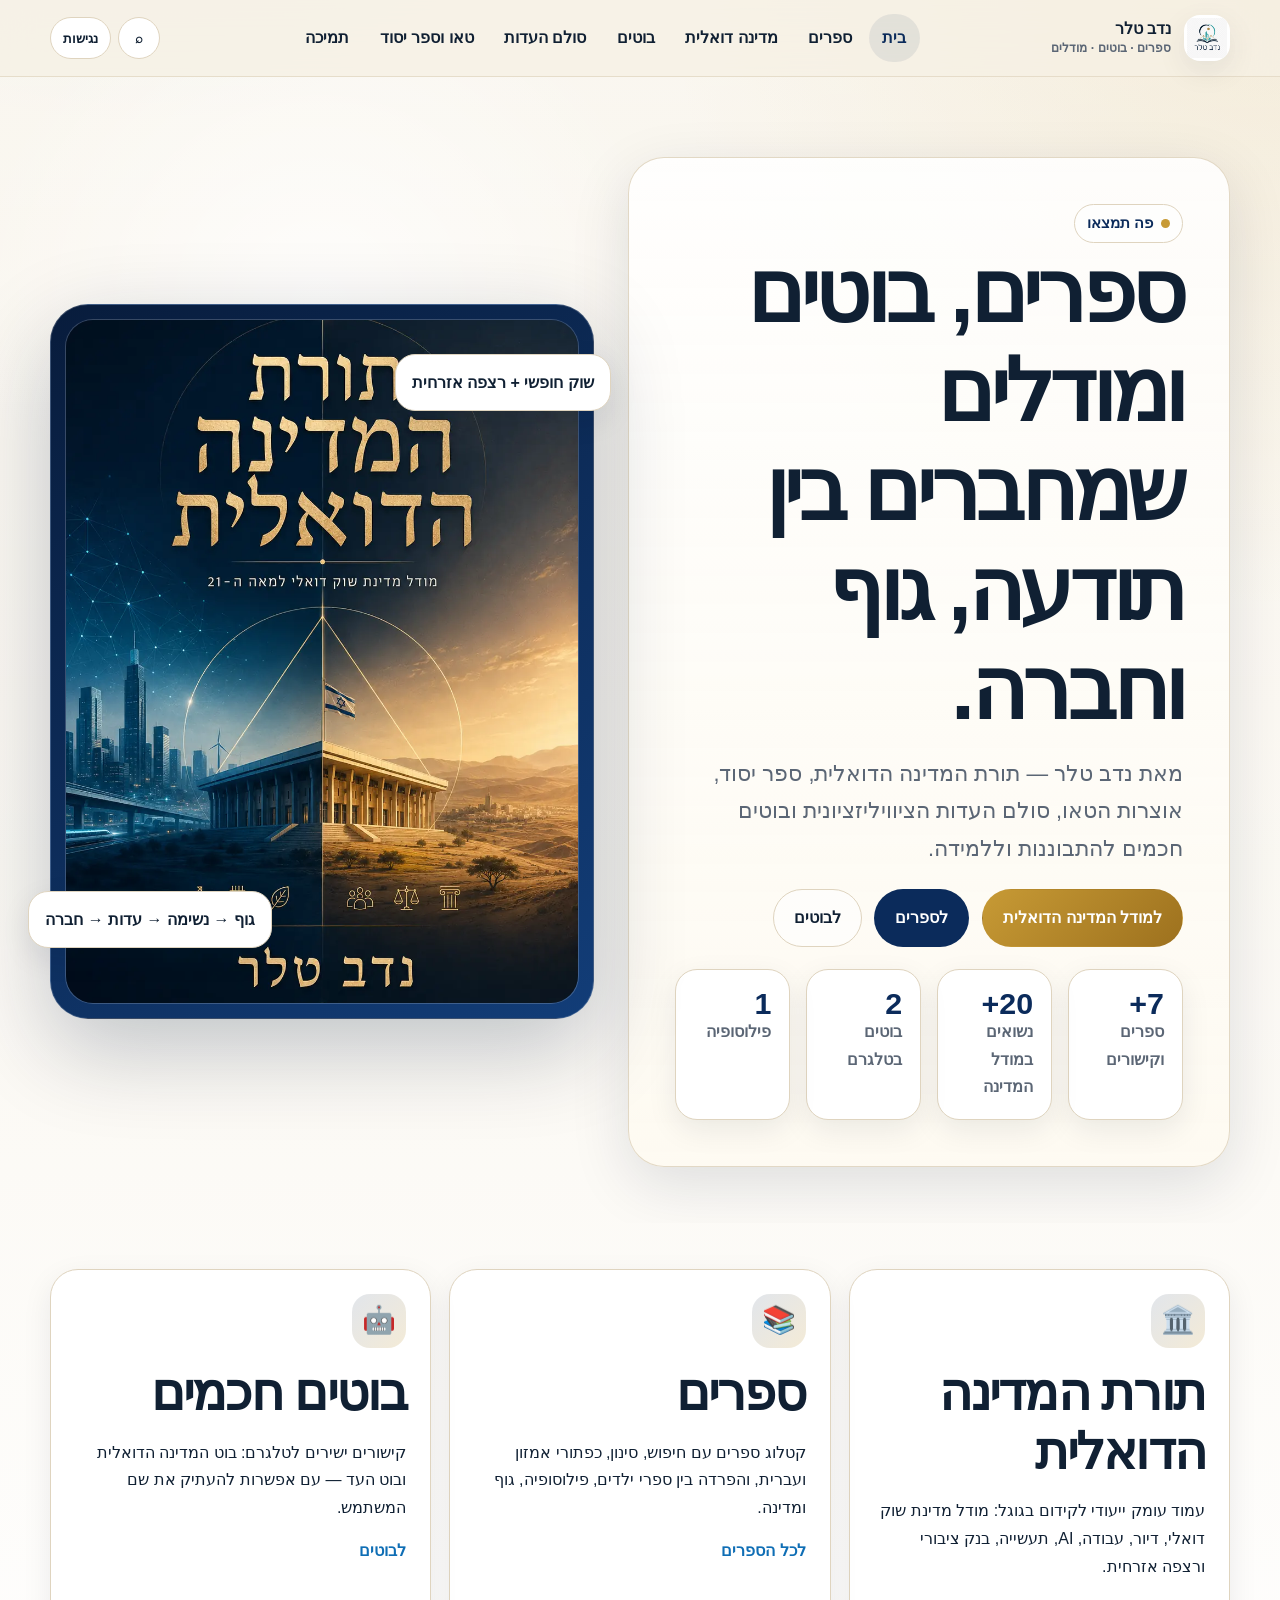
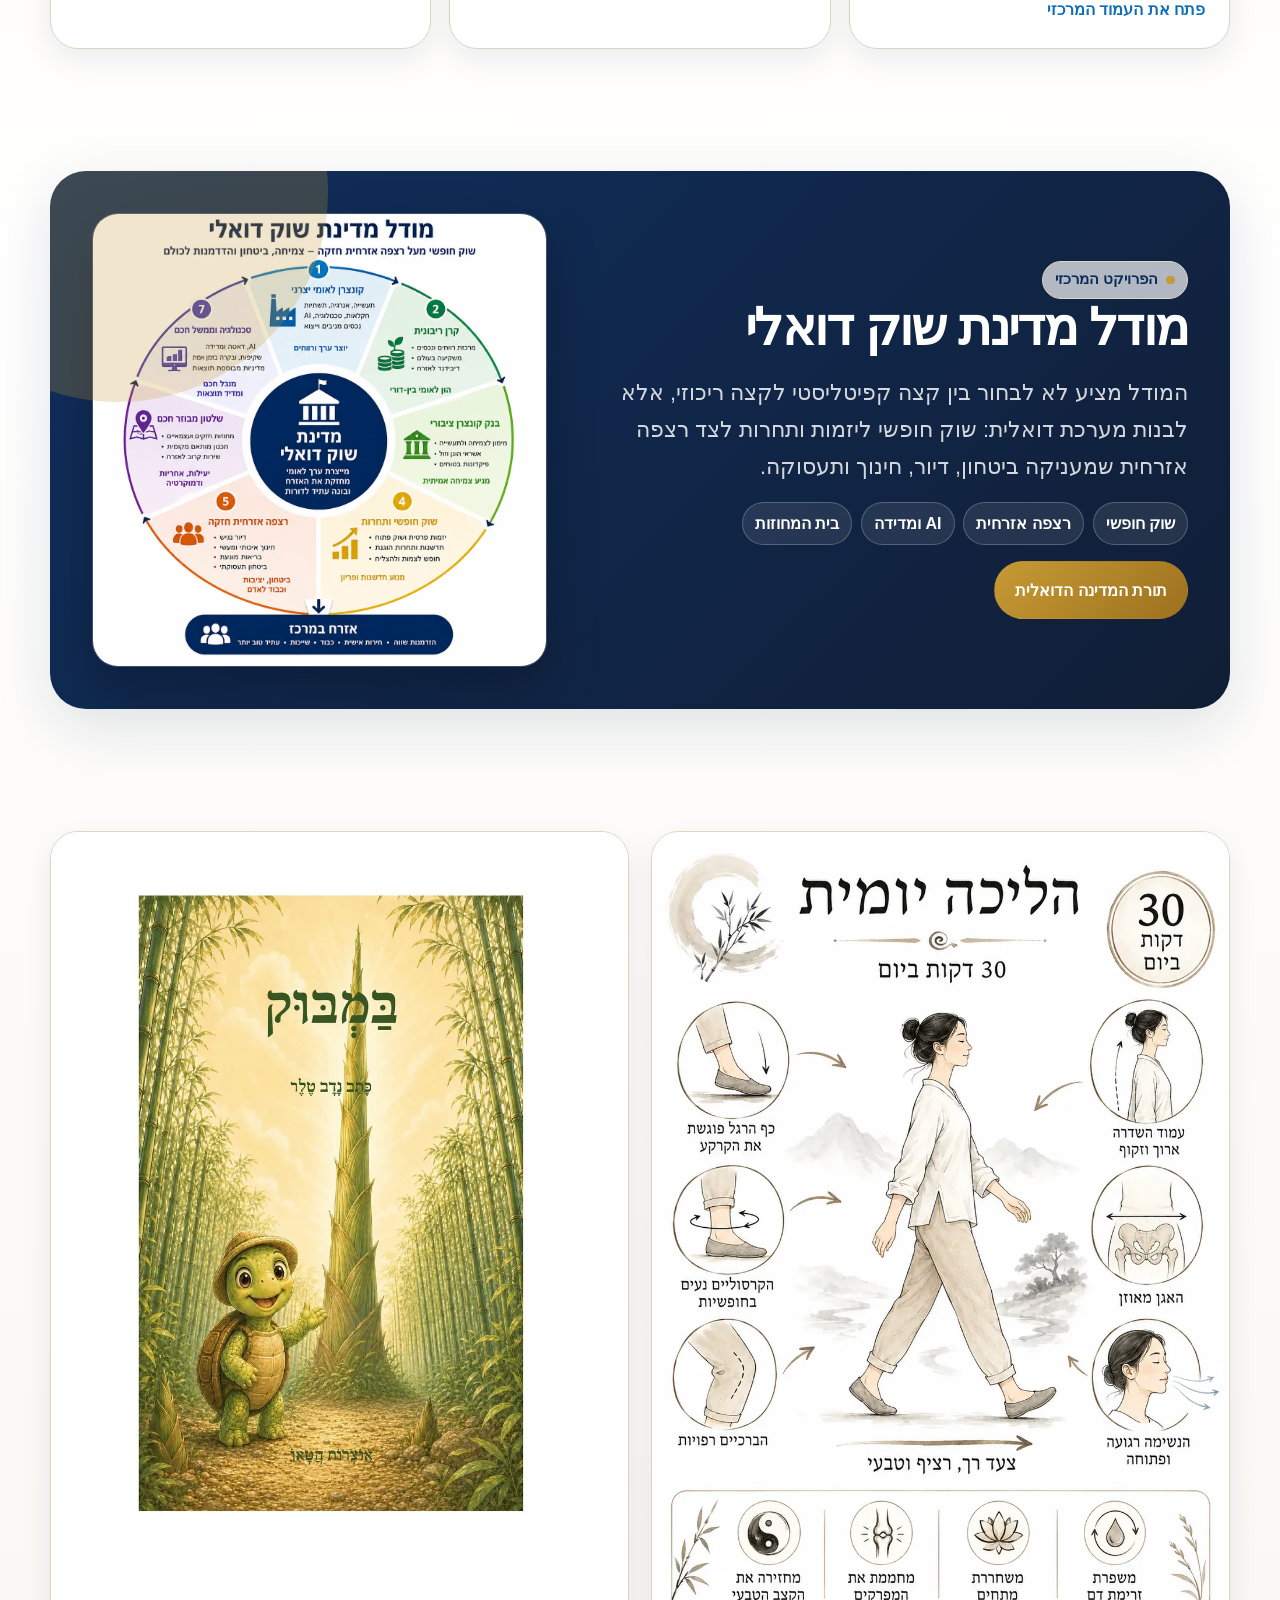
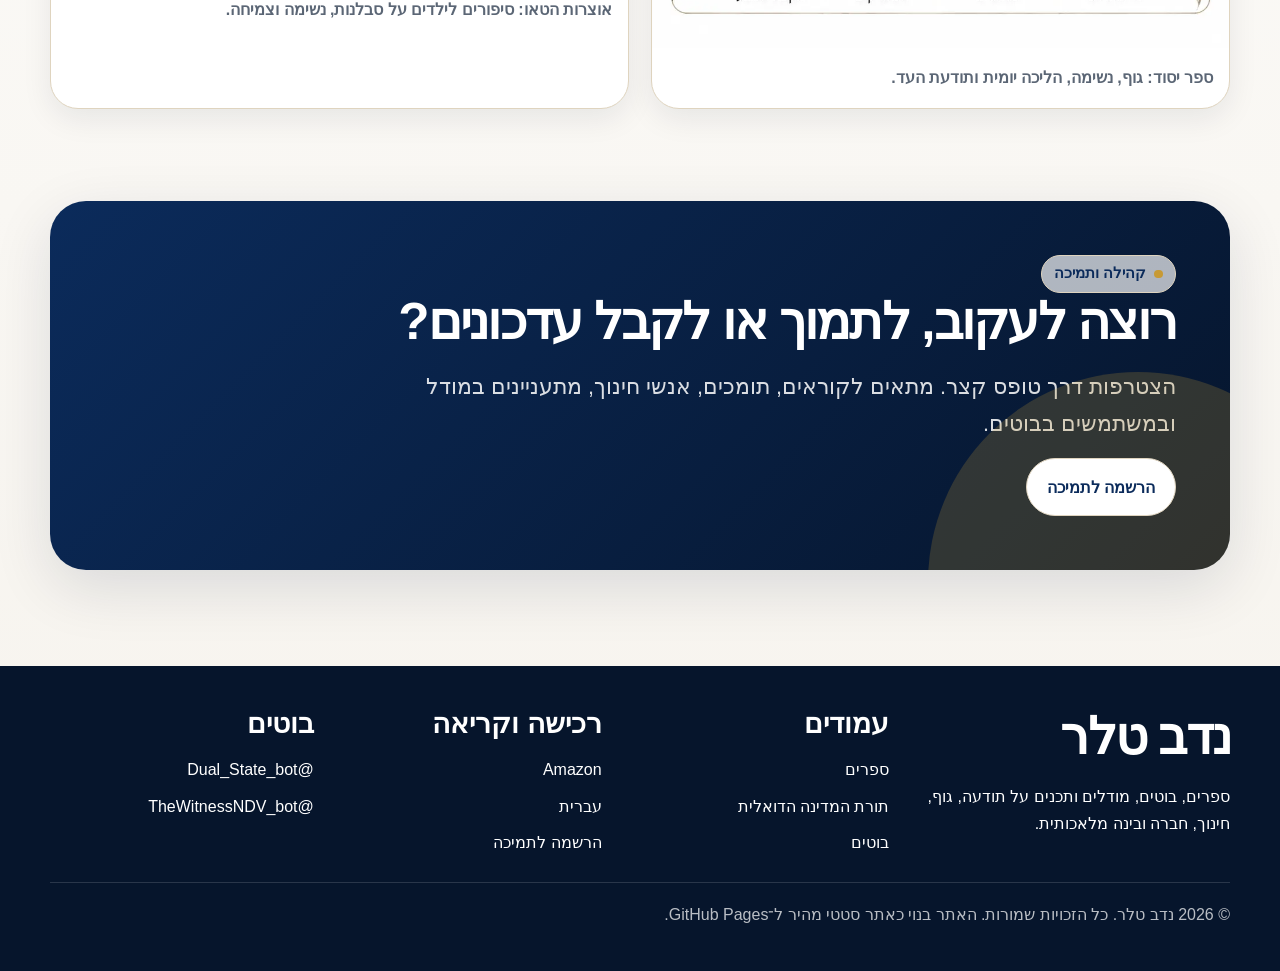
<file: index.html>
<!doctype html>
<html lang="he" dir="rtl">
<head>
  <meta charset="utf-8">
  <meta name="viewport" content="width=device-width, initial-scale=1">
  <title>נדב טלר | ספרים, בוטים ומודלים לעולם חדש</title>
  <meta name="description" content="האתר הרשמי של נדב טלר: תורת המדינה הדואלית, ספר יסוד, אוצרות הטאו, סולם העדות הציוויליזציונית ובוטים בטלגרם.">
  <meta name="keywords" content="נדב טלר, תורת המדינה הדואלית, מדינת שוק דואלי, אוצרות הטאו, ספר יסוד, בוטים בטלגרם">
  <meta name="author" content="נדב טלר">
  <meta name="robots" content="index, follow, max-image-preview:large">
  <link rel="canonical" href="https://chiefteller.github.io/nadav-teller-official/">
  <link rel="icon" href="assets/img/favicon.svg" type="image/svg+xml">
  <link rel="preload" href="assets/css/style.css" as="style">
  <link rel="stylesheet" href="assets/css/style.css">
  <meta property="og:type" content="website">
  <meta property="og:locale" content="he_IL">
  <meta property="og:site_name" content="נדב טלר — ספרים, בוטים ומודלים">
  <meta property="og:title" content="נדב טלר | ספרים, בוטים ומודלים לעולם חדש">
  <meta property="og:description" content="האתר הרשמי של נדב טלר: תורת המדינה הדואלית, ספר יסוד, אוצרות הטאו, סולם העדות הציוויליזציונית ובוטים בטלגרם.">
  <meta property="og:url" content="https://chiefteller.github.io/nadav-teller-official/">
  <meta property="og:image" content="https://chiefteller.github.io/nadav-teller-official/assets/img/og-dual-state.jpg">
  <meta name="twitter:card" content="summary_large_image">
  <meta name="theme-color" content="#0b2b5b">
  <link rel="manifest" href="site.webmanifest">
  <!-- Search Console: הדבק כאן תג אימות של Google Search Console אם תקבל כזה מגוגל -->
  <script type="application/ld+json">
  {"@context": "https://schema.org", "@type": "Person", "name": "Nadav Teller", "alternateName": "נדב טלר", "url": "https://chiefteller.github.io/nadav-teller-official/", "sameAs": ["https://www.amazon.com/dp/B0H24NQLD6", "https://www.e-vrit.co.il/Author/19479/%D7%A0%D7%93%D7%91_%D7%98%D7%9C%D7%A8"], "knowsAbout": ["תורת המדינה הדואלית", "מודל מדינת שוק דואלי", "תודעת העד", "אוצרות הטאו", "ספר יסוד", "בוטים חכמים"]}
  </script>
  
</head>
<body>
  <a class="skip-link" href="#main">דלג לתוכן המרכזי</a>
  <div class="read-progress" aria-hidden="true"></div>

  <header class="site-header" role="banner">
    <div class="container header-inner">
      <a class="brand" href="index.html" aria-label="דף הבית של נדב טלר">
                <span class="brand-mark logo-mark" aria-hidden="true">
                  <img src="assets/img/logo.webp" alt="">
                </span>
        <span class="brand-name">נדב טלר<small>ספרים · בוטים · מודלים</small></span>
      </a>
      <nav class="main-nav" data-main-nav aria-label="ניווט ראשי"><a href="index.html">בית</a><a href="books.html">ספרים</a><a href="dual-state.html">מדינה דואלית</a><a href="bots.html">בוטים</a><a href="witness.html">סולם העדות</a><a href="tao.html">טאו וספר יסוד</a><a href="support.html">תמיכה</a></nav>
      <div class="header-actions">
        <button class="icon-btn" type="button" data-search-open aria-expanded="false" aria-label="חיפוש באתר">⌕</button>
        <button class="icon-btn" type="button" data-access-open aria-expanded="false" aria-label="פתיחת אפשרויות נגישות">נגישות</button>
        <button class="icon-btn nav-toggle" type="button" data-nav-toggle aria-expanded="false" aria-label="פתיחת תפריט">☰</button>
      </div>
    </div>
  </header>
  <aside class="access-panel" data-access-panel aria-label="אפשרויות נגישות">
    <h2>אפשרויות נגישות</h2>
    <div class="toggle-row"><span>ניגודיות גבוהה</span><button type="button" data-pref="contrast">הפעל/כבה</button></div>
    <div class="toggle-row"><span>טקסט גדול</span><button type="button" data-pref="largeText">הפעל/כבה</button></div>
    <div class="toggle-row"><span>צמצום תנועה</span><button type="button" data-pref="reduceMotion">הפעל/כבה</button></div>
    <p class="small">האתר כולל ניווט מקלדת, טקסט חלופי לתמונות, יחס ניגודיות משופר וכפתור דילוג לתוכן.</p>
  </aside>
  <section class="search-panel" data-search-panel aria-label="חיפוש באתר">
    <div class="search-box" role="dialog" aria-modal="true" aria-labelledby="search-title">
      <button class="icon-btn" type="button" data-search-close aria-label="סגירת חיפוש">×</button>
      <h2 id="search-title">חיפוש מהיר באתר</h2>
      <label class="visually-hidden" for="site-search">הקלד מילת חיפוש</label>
      <input id="site-search" data-site-search type="search" placeholder="חפש: מדינה דואלית, ספר יסוד, במבוק, בוטים...">
      <div class="site-search-results" data-site-results aria-live="polite"></div>
    </div>
  </section>

  <main id="main">
    <section class="hero">
      <div class="container hero-grid">
        <div class="hero-card">
          <span class="eyebrow">פה תמצאו</span>
          <h1>ספרים, בוטים ומודלים שמחברים בין תודעה, גוף וחברה.</h1>
          <p class="lead">מאת נדב טלר — תורת המדינה הדואלית, ספר יסוד, אוצרות הטאו, סולם העדות הציוויליזציונית ובוטים חכמים להתבוננות וללמידה.</p>
          <div class="hero-actions">
            <a class="btn gold" href="dual-state.html">למודל המדינה הדואלית</a>
            <a class="btn" href="books.html">לספרים</a>
            <a class="btn ghost" href="bots.html">לבוטים</a>
          </div>
          <div class="stat-strip" aria-label="נתוני האתר">
            <div class="stat"><strong>7+</strong><span>ספרים וקישורים</span></div>
            <div class="stat"><strong>20+</strong><span>נשואים במודל המדינה</span></div>
            <div class="stat"><strong>2</strong><span>בוטים בטלגרם</span></div>
            <div class="stat"><strong>1</strong><span>פילוסופיה</span></div>
          </div>
        </div>
        <div class="hero-visual" aria-label="תצוגת כריכת תורת המדינה הדואלית">
          <div class="device"><div class="device-screen"><img src="assets/img/dual-state-cover-dark.webp" width="933" height="1400" alt="כריכת הספר תורת המדינה הדואלית מאת נדב טלר"></div></div>
          <div class="floating-chip chip-a">שוק חופשי + רצפה אזרחית</div>
          <div class="floating-chip chip-b">גוף → נשימה → עדות → חברה</div>
        </div>
      </div>
    </section>

    <section class="section compact">
      <div class="container app-grid">
        <article class="app-card"><div class="icon">🏛️</div><h2>תורת המדינה הדואלית</h2><p>עמוד עומק ייעודי לקידום בגוגל: מודל מדינת שוק דואלי, דיור, עבודה, AI, תעשייה, בנק ציבורי ורצפה אזרחית.</p><a href="dual-state.html">פתח את העמוד המרכזי</a></article>
        <article class="app-card"><div class="icon">📚</div><h2>ספרים</h2><p>קטלוג ספרים עם חיפוש, סינון, כפתורי אמזון ועברית, והפרדה בין ספרי ילדים, פילוסופיה, גוף ומדינה.</p><a href="books.html">לכל הספרים</a></article>
        <article class="app-card"><div class="icon">🤖</div><h2>בוטים חכמים</h2><p>קישורים ישירים לטלגרם: בוט המדינה הדואלית ובוט העד — עם אפשרות להעתיק את שם המשתמש.</p><a href="bots.html">לבוטים</a></article>
      </div>
    </section>

    <section class="section">
      <div class="container feature-grid feature">
        <div>
          <span class="eyebrow">הפרויקט המרכזי</span>
          <h2>מודל מדינת שוק דואלי</h2>
          <p class="lead">המודל מציע לא לבחור בין קצה קפיטליסטי לקצה ריכוזי, אלא לבנות מערכת דואלית: שוק חופשי ליזמות ותחרות לצד רצפה אזרחית שמעניקה ביטחון, דיור, חינוך ותעסוקה.</p>
          <div class="pill-list"><span class="pill">שוק חופשי</span><span class="pill">רצפה אזרחית</span><span class="pill">AI ומדידה</span><span class="pill">בית המחוזות</span></div>
          <a class="btn gold" href="dual-state.html">תורת המדינה הדואלית</a>
        </div>
        <img src="assets/img/dual-state-wheel.webp" width="1254" height="1254" loading="lazy" decoding="async" alt="דיאגרמת מודל מדינת שוק דואלי">
      </div>
    </section>

    <section class="section compact">
      <div class="container cards-2">
        <article class="image-panel"><img src="assets/img/daily-walking.webp" width="990" height="1400" loading="lazy" decoding="async" alt="הליכה יומית 30 דקות ביום מתוך ספר יסוד"><div class="caption"><strong>ספר יסוד:</strong> גוף, נשימה, הליכה יומית ותודעת העד.</div></article>
        <article class="image-panel"><img src="assets/img/bamboo-cover.webp" width="1081" height="1400" loading="lazy" decoding="async" alt="כריכת הספר במבוק מתוך אוצרות הטאו"><div class="caption"><strong>אוצרות הטאו:</strong> סיפורים לילדים על סבלנות, נשימה וצמיחה.</div></article>
      </div>
    </section>

    <section class="section compact">
      <div class="container cta-band">
        <span class="eyebrow">קהילה ותמיכה</span>
        <h2>רוצה לעקוב, לתמוך או לקבל עדכונים?</h2>
        <p class="lead">הצטרפות דרך טופס קצר. מתאים לקוראים, תומכים, אנשי חינוך, מתעניינים במודל ובמשתמשים בבוטים.</p>
        <a class="btn light" 
   href="https://forms.gle/Pm6Scd9xNanFKUUW9" 
   target="_blank" 
   rel="noopener"
   style="position: relative; z-index: 20;">
  הרשמה לתמיכה
</a>
      </div>
    </section>
  </main>

  <footer class="site-footer" role="contentinfo">
    <div class="container footer-grid">
      <div>
        <h2>נדב טלר</h2>
        <p>ספרים, בוטים, מודלים ותכנים על תודעה, גוף, חינוך, חברה ובינה מלאכותית.</p>
      </div>
      <div><h3>עמודים</h3><div class="footer-links"><a href="books.html">ספרים</a><a href="dual-state.html">תורת המדינה הדואלית</a><a href="bots.html">בוטים</a></div></div>
      <div><h3>רכישה וקריאה</h3><div class="footer-links"><a href="https://www.amazon.com/dp/B0H24NQLD6" target="_blank" rel="noopener">Amazon</a><a href="https://www.e-vrit.co.il/Author/19479/%D7%A0%D7%93%D7%91_%D7%98%D7%9C%D7%A8" target="_blank" rel="noopener">עברית</a><a href="support.html">הרשמה לתמיכה</a></div></div>
      <div><h3>בוטים</h3><div class="footer-links"><a href="https://t.me/Dual_State_bot" target="_blank" rel="noopener">@Dual_State_bot</a><a href="https://t.me/TheWitnessNDV_bot" target="_blank" rel="noopener">@TheWitnessNDV_bot</a></div></div>
    </div>
    <div class="container footer-bottom">© 2026 נדב טלר. כל הזכויות שמורות. האתר בנוי כאתר סטטי מהיר ל־GitHub Pages.</div>
  </footer>
  <div class="lightbox" aria-label="תצוגת תמונה מוגדלת"><button type="button">סגירה</button><img alt=""></div>
  <script src="assets/js/app.js" defer></script>
</body>
</html>
</file>
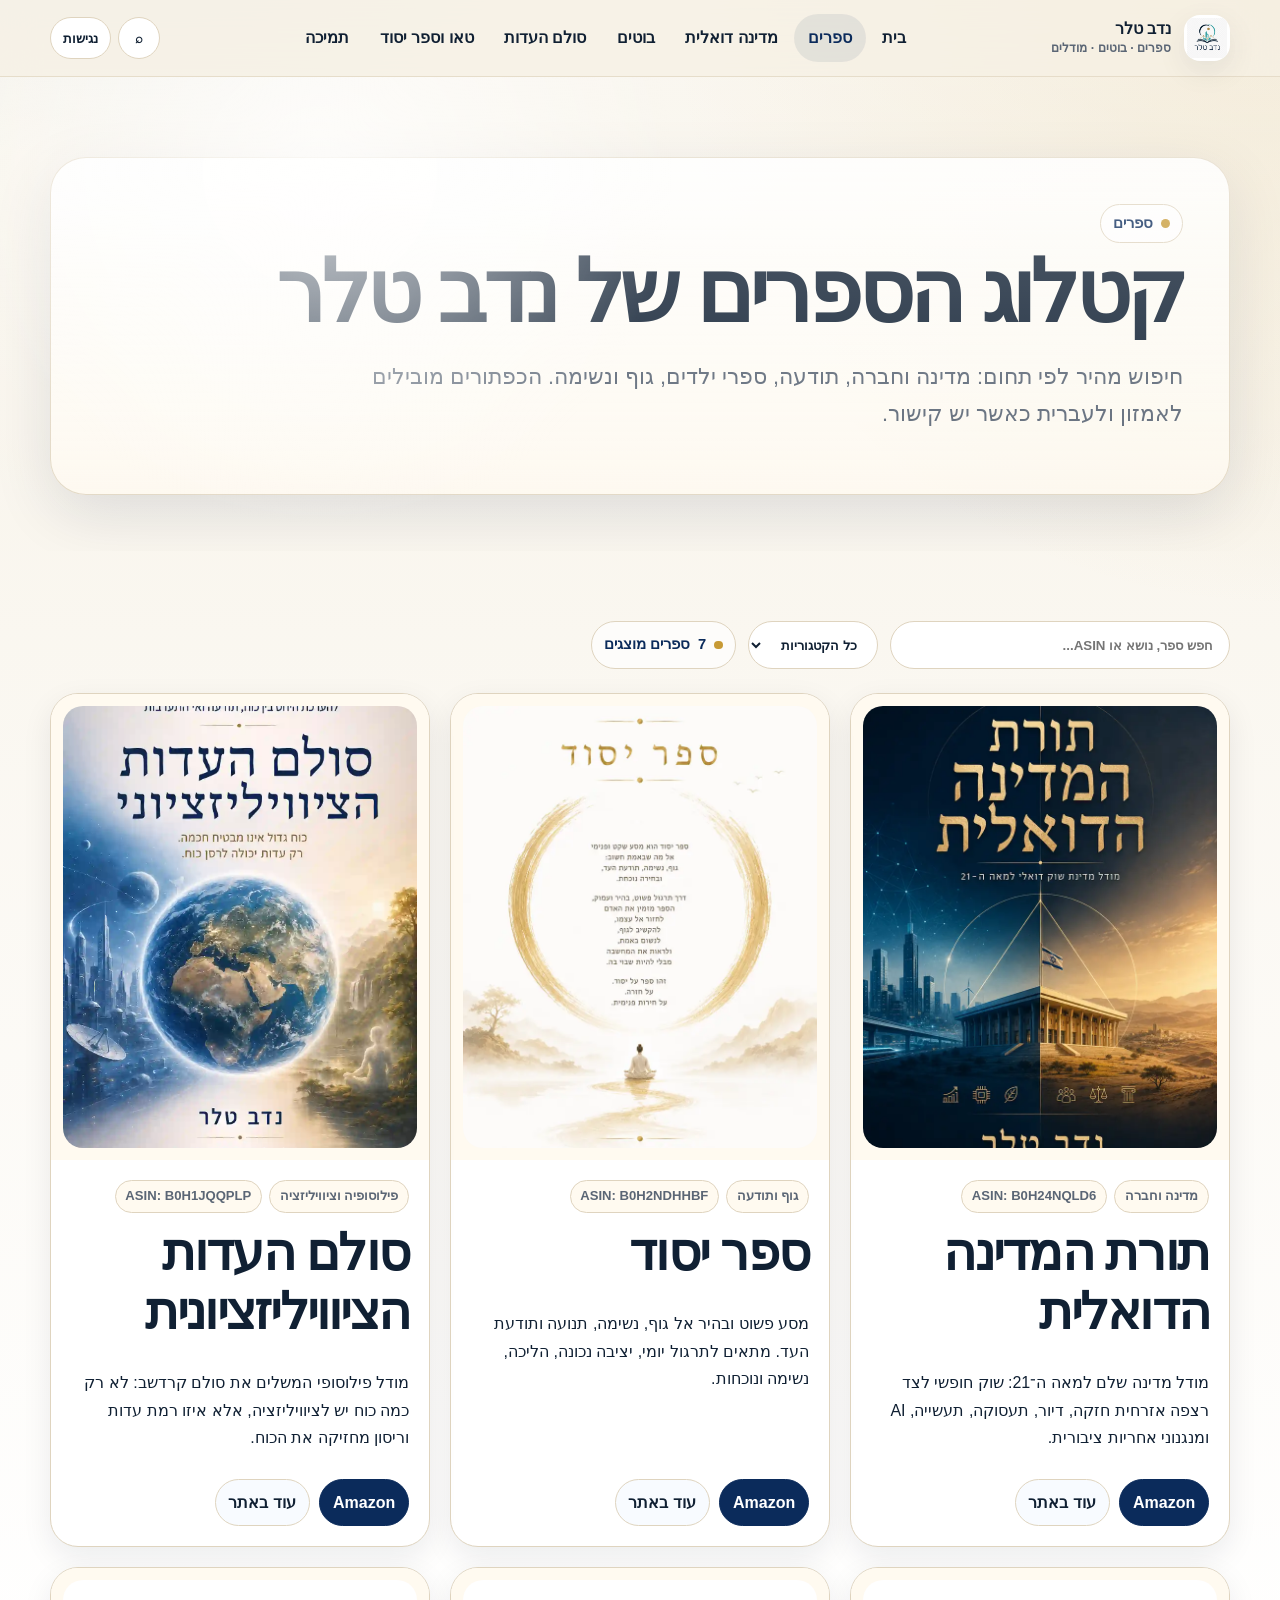
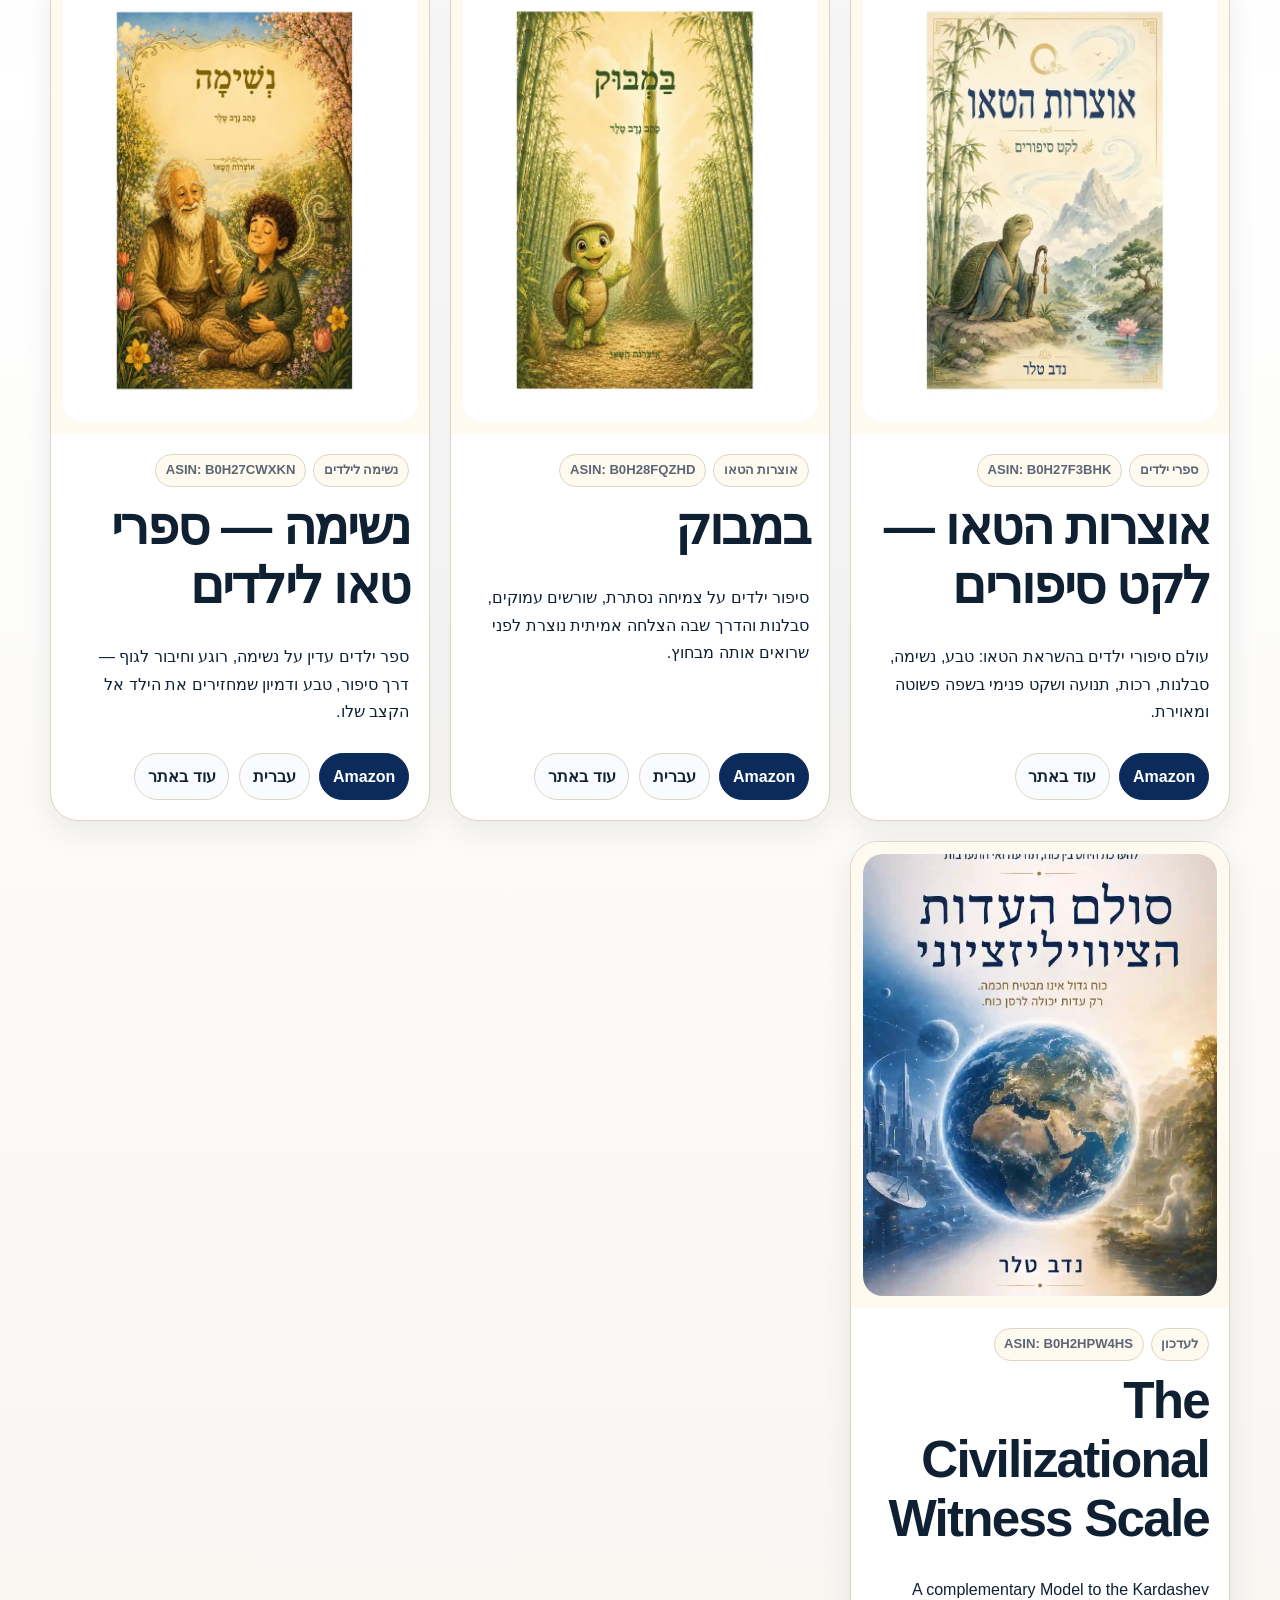
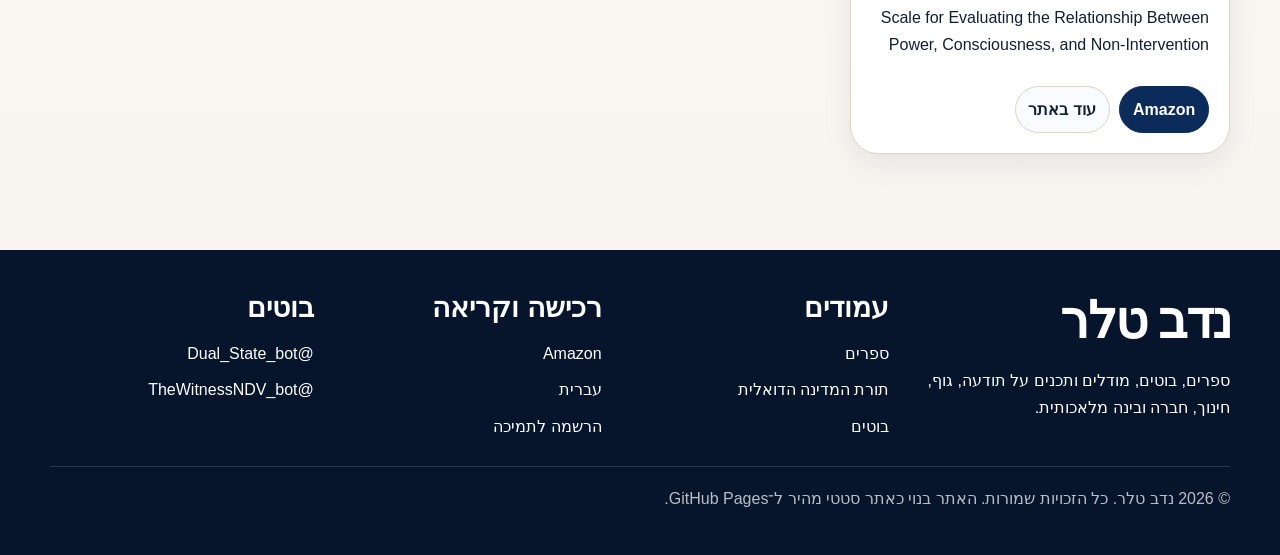
<file: books.html>
<!doctype html>
<html lang="he" dir="rtl">
<head>
  <meta charset="utf-8">
  <meta name="viewport" content="width=device-width, initial-scale=1">
  <title>ספרים מאת נדב טלר | Amazon, עברית ואוצרות הטאו</title>
  <meta name="description" content="קטלוג הספרים של נדב טלר: תורת המדינה הדואלית, ספר יסוד, סולם העדות הציוויליזציונית, אוצרות הטאו, במבוק ונשימה.">
  <meta name="keywords" content="נדב טלר, תורת המדינה הדואלית, מדינת שוק דואלי, אוצרות הטאו, ספר יסוד, בוטים בטלגרם">
  <meta name="author" content="נדב טלר">
  <meta name="robots" content="index, follow, max-image-preview:large">
  <link rel="canonical" href="https://chiefteller.github.io/nadav-teller-official/books.html">
  <link rel="icon" href="assets/img/favicon.svg" type="image/svg+xml">
  <link rel="preload" href="assets/css/style.css" as="style">
  <link rel="stylesheet" href="assets/css/style.css">
  <meta property="og:type" content="website">
  <meta property="og:locale" content="he_IL">
  <meta property="og:site_name" content="נדב טלר — ספרים, בוטים ומודלים">
  <meta property="og:title" content="ספרים מאת נדב טלר | Amazon, עברית ואוצרות הטאו">
  <meta property="og:description" content="קטלוג הספרים של נדב טלר: תורת המדינה הדואלית, ספר יסוד, סולם העדות הציוויליזציונית, אוצרות הטאו, במבוק ונשימה.">
  <meta property="og:url" content="https://chiefteller.github.io/nadav-teller-official/books.html">
  <meta property="og:image" content="https://chiefteller.github.io/nadav-teller-official/assets/img/og-dual-state.jpg">
  <meta name="twitter:card" content="summary_large_image">
  <meta name="theme-color" content="#0b2b5b">
  <link rel="manifest" href="site.webmanifest">
  <!-- Search Console: הדבק כאן תג אימות של Google Search Console אם תקבל כזה מגוגל -->
  <script type="application/ld+json">
  {"@context": "https://schema.org", "@type": "Person", "name": "Nadav Teller", "alternateName": "נדב טלר", "url": "https://chiefteller.github.io/nadav-teller-official/", "sameAs": ["https://www.amazon.com/dp/B0H24NQLD6", "https://www.e-vrit.co.il/Author/19479/%D7%A0%D7%93%D7%91_%D7%98%D7%9C%D7%A8"], "knowsAbout": ["תורת המדינה הדואלית", "מודל מדינת שוק דואלי", "תודעת העד", "אוצרות הטאו", "ספר יסוד", "בוטים חכמים"]}
  </script>
  <script type="application/ld+json">{"@context": "https://schema.org", "@type": "CollectionPage", "name": "ספרים מאת נדב טלר", "inLanguage": "he", "url": "https://chiefteller.github.io/nadav-teller-official/books.html", "about": ["תורת המדינה הדואלית", "ספר יסוד", "אוצרות הטאו", "סולם העדות הציוויליזציונית"], "mainEntity": {"@type": "ItemList", "itemListElement": [{"@type": "ListItem", "position": 1, "url": "https://www.amazon.com/dp/B0H24NQLD6", "name": "תורת המדינה הדואלית"}, {"@type": "ListItem", "position": 2, "url": "https://www.amazon.com/dp/B0H2NDHHBF", "name": "ספר יסוד"}, {"@type": "ListItem", "position": 3, "url": "https://www.amazon.com/dp/B0H1JQQPLP", "name": "סולם העדות הציוויליזציונית"}, {"@type": "ListItem", "position": 4, "url": "https://www.amazon.com/dp/B0H27F3BHK", "name": "אוצרות הטאו — לקט סיפורים"}, {"@type": "ListItem", "position": 5, "url": "https://www.amazon.com/dp/B0H28FQZHD", "name": "במבוק"}, {"@type": "ListItem", "position": 6, "url": "https://www.amazon.com/dp/B0H27CWXKN", "name": "נשימה — ספרי טאו לילדים"}, {"@type": "ListItem", "position": 7, "url": "https://www.amazon.com/dp/B0H2HPW4HS", "name": "ספר נוסף באמזון — לעדכון שם וכריכה"}]}}</script>
</head>
<body>
  <a class="skip-link" href="#main">דלג לתוכן המרכזי</a>
  <div class="read-progress" aria-hidden="true"></div>

  <header class="site-header" role="banner">
    <div class="container header-inner">
      <a class="brand" href="index.html" aria-label="דף הבית של נדב טלר">
        <span class="brand-mark logo-mark" aria-hidden="true">
  <img src="assets/img/logo.webp" alt="">
</span>
        <span class="brand-name">נדב טלר<small>ספרים · בוטים · מודלים</small></span>
      </a>
      <nav class="main-nav" data-main-nav aria-label="ניווט ראשי"><a href="index.html">בית</a><a href="books.html">ספרים</a><a href="dual-state.html">מדינה דואלית</a><a href="bots.html">בוטים</a><a href="witness.html">סולם העדות</a><a href="tao.html">טאו וספר יסוד</a><a href="support.html">תמיכה</a></nav>
      <div class="header-actions">
        <button class="icon-btn" type="button" data-search-open aria-expanded="false" aria-label="חיפוש באתר">⌕</button>
        <button class="icon-btn" type="button" data-access-open aria-expanded="false" aria-label="פתיחת אפשרויות נגישות">נגישות</button>
        <button class="icon-btn nav-toggle" type="button" data-nav-toggle aria-expanded="false" aria-label="פתיחת תפריט">☰</button>
      </div>
    </div>
  </header>
  <aside class="access-panel" data-access-panel aria-label="אפשרויות נגישות">
    <h2>אפשרויות נגישות</h2>
    <div class="toggle-row"><span>ניגודיות גבוהה</span><button type="button" data-pref="contrast">הפעל/כבה</button></div>
    <div class="toggle-row"><span>טקסט גדול</span><button type="button" data-pref="largeText">הפעל/כבה</button></div>
    <div class="toggle-row"><span>צמצום תנועה</span><button type="button" data-pref="reduceMotion">הפעל/כבה</button></div>
    <p class="small">האתר כולל ניווט מקלדת, טקסט חלופי לתמונות, יחס ניגודיות משופר וכפתור דילוג לתוכן.</p>
  </aside>
  <section class="search-panel" data-search-panel aria-label="חיפוש באתר">
    <div class="search-box" role="dialog" aria-modal="true" aria-labelledby="search-title">
      <button class="icon-btn" type="button" data-search-close aria-label="סגירת חיפוש">×</button>
      <h2 id="search-title">חיפוש מהיר באתר</h2>
      <label class="visually-hidden" for="site-search">הקלד מילת חיפוש</label>
      <input id="site-search" data-site-search type="search" placeholder="חפש: מדינה דואלית, ספר יסוד, במבוק, בוטים...">
      <div class="site-search-results" data-site-results aria-live="polite"></div>
    </div>
  </section>

  <main id="main">
    <section class="hero"><div class="container hero-card"><span class="eyebrow">ספרים</span><h1>קטלוג הספרים של נדב טלר</h1><p class="lead">חיפוש מהיר לפי תחום: מדינה וחברה, תודעה, ספרי ילדים, גוף ונשימה. הכפתורים מובילים לאמזון ולעברית כאשר יש קישור.</p></div></section>
    <section class="section compact"><div class="container">
      <div class="filters" role="search" aria-label="חיפוש וסינון ספרים">
        <label class="visually-hidden" for="book-search">חיפוש ספרים</label><input id="book-search" data-book-search type="search" placeholder="חפש ספר, נושא או ASIN...">
        <label class="visually-hidden" for="book-filter">סינון לפי קטגוריה</label><select id="book-filter" data-book-filter><option value="all">כל הקטגוריות</option><option value="dual">מדינה דואלית</option><option value="foundation">ספר יסוד</option><option value="witness">סולם העדות</option><option value="tao">אוצרות הטאו</option><option value="kids">ספרי ילדים</option></select>
        <span class="eyebrow"><span data-book-count>0</span> ספרים מוצגים</span>
      </div>
      <div class="book-grid">
      <article class="book-card" data-book-card data-category="dual policy economy">
        <div class="book-cover"><img src="assets/img/dual-state-cover-dark-thumb.webp" width="720" height="900" loading="lazy" decoding="async" alt="כריכת הספר תורת המדינה הדואלית"></div>
        <div class="book-body">
          <div class="book-meta"><span class="tag">מדינה וחברה</span><span class="tag">ASIN: B0H24NQLD6</span></div>
          <h2>תורת המדינה הדואלית</h2>
          <p>מודל מדינה שלם למאה ה־21: שוק חופשי לצד רצפה אזרחית חזקה, דיור, תעסוקה, תעשייה, AI ומנגנוני אחריות ציבורית.</p>
          <div class="book-actions"><a class="mini-btn primary" href="https://www.amazon.com/dp/B0H24NQLD6" target="_blank" rel="noopener">Amazon</a><a class="mini-btn" href="dual-state.html">עוד באתר</a></div>
        </div>
      </article>
      <article class="book-card" data-book-card data-category="foundation body breath witness">
        <div class="book-cover"><img src="assets/img/foundation-cover-thumb.webp" width="720" height="900" loading="lazy" decoding="async" alt="כריכת הספר ספר יסוד"></div>
        <div class="book-body">
          <div class="book-meta"><span class="tag">גוף ותודעה</span><span class="tag">ASIN: B0H2NDHHBF</span></div>
          <h2>ספר יסוד</h2>
          <p>מסע פשוט ובהיר אל גוף, נשימה, תנועה ותודעת העד. מתאים לתרגול יומי, יציבה נכונה, הליכה, נשימה ונוכחות.</p>
          <div class="book-actions"><a class="mini-btn primary" href="https://www.amazon.com/dp/B0H2NDHHBF" target="_blank" rel="noopener">Amazon</a><a class="mini-btn" href="tao.html#foundation">עוד באתר</a></div>
        </div>
      </article>
      <article class="book-card" data-book-card data-category="witness ai civilization philosophy">
        <div class="book-cover"><img src="assets/img/civilizational-witness-scale-thumb.webp" width="720" height="900" loading="lazy" decoding="async" alt="כריכת הספר סולם העדות הציוויליזציונית"></div>
        <div class="book-body">
          <div class="book-meta"><span class="tag">פילוסופיה וציוויליזציה</span><span class="tag">ASIN: B0H1JQQPLP</span></div>
          <h2>סולם העדות הציוויליזציונית</h2>
          <p>מודל פילוסופי המשלים את סולם קרדשב: לא רק כמה כוח יש לציוויליזציה, אלא איזו רמת עדות וריסון מחזיקה את הכוח.</p>
          <div class="book-actions"><a class="mini-btn primary" href="https://www.amazon.com/dp/B0H1JQQPLP" target="_blank" rel="noopener">Amazon</a><a class="mini-btn" href="witness.html">עוד באתר</a></div>
        </div>
      </article>
      <article class="book-card" data-book-card data-category="tao kids stories">
        <div class="book-cover"><img src="assets/img/tao-collection-cover-thumb.webp" width="720" height="900" loading="lazy" decoding="async" alt="כריכת הספר אוצרות הטאו — לקט סיפורים"></div>
        <div class="book-body">
          <div class="book-meta"><span class="tag">ספרי ילדים</span><span class="tag">ASIN: B0H27F3BHK</span></div>
          <h2>אוצרות הטאו — לקט סיפורים</h2>
          <p>עולם סיפורי ילדים בהשראת הטאו: טבע, נשימה, סבלנות, רכות, תנועה ושקט פנימי בשפה פשוטה ומאוירת.</p>
          <div class="book-actions"><a class="mini-btn primary" href="https://www.amazon.com/dp/B0H27F3BHK" target="_blank" rel="noopener">Amazon</a><a class="mini-btn" href="tao.html">עוד באתר</a></div>
        </div>
      </article>
      <article class="book-card" data-book-card data-category="tao kids bamboo">
        <div class="book-cover"><img src="assets/img/bamboo-cover-thumb.webp" width="720" height="900" loading="lazy" decoding="async" alt="כריכת הספר במבוק"></div>
        <div class="book-body">
          <div class="book-meta"><span class="tag">אוצרות הטאו</span><span class="tag">ASIN: B0H28FQZHD</span></div>
          <h2>במבוק</h2>
          <p>סיפור ילדים על צמיחה נסתרת, שורשים עמוקים, סבלנות והדרך שבה הצלחה אמיתית נוצרת לפני שרואים אותה מבחוץ.</p>
          <div class="book-actions"><a class="mini-btn primary" href="https://www.amazon.com/dp/B0H28FQZHD" target="_blank" rel="noopener">Amazon</a><a class="mini-btn" href="https://www.e-vrit.co.il/Product/35687/%D7%91%D7%9E%D7%91%D7%95%D7%A7" target="_blank" rel="noopener">עברית</a><a class="mini-btn" href="tao.html#bamboo">עוד באתר</a></div>
        </div>
      </article>
      <article class="book-card" data-book-card data-category="tao kids breath">
        <div class="book-cover"><img src="assets/img/breathing-cover-thumb.webp" width="720" height="900" loading="lazy" decoding="async" alt="כריכת הספר נשימה — ספרי טאו לילדים"></div>
        <div class="book-body">
          <div class="book-meta"><span class="tag">נשימה לילדים</span><span class="tag">ASIN: B0H27CWXKN</span></div>
          <h2>נשימה — ספרי טאו לילדים</h2>
          <p>ספר ילדים עדין על נשימה, רוגע וחיבור לגוף — דרך סיפור, טבע ודמיון שמחזירים את הילד אל הקצב שלו.</p>
          <div class="book-actions"><a class="mini-btn primary" href="https://www.amazon.com/dp/B0H27CWXKN" target="_blank" rel="noopener">Amazon</a><a class="mini-btn" href="https://www.e-vrit.co.il/Product/35507/%D7%A0%D7%A9%D7%99%D7%9E%D7%94___%D7%A1%D7%A4%D7%A8%D7%99_%D7%98%D7%90%D7%95_%D7%9C%D7%99%D7%9C%D7%93%D7%99%D7%9D" target="_blank" rel="noopener">עברית</a><a class="mini-btn" href="tao.html#breathing">עוד באתר</a></div>
        </div>
      </article>
      <article class="book-card" data-book-card data-category="extra books amazon">
        <div class="book-cover"><img src="assets/img/civilizational-witness-scale-thumb.webp" width="720" height="900" loading="lazy" decoding="async" alt="כריכת הספר ספר נוסף באמזון — לעדכון שם וכריכה"></div>
        <div class="book-body">
          <div class="book-meta"><span class="tag">לעדכון</span><span class="tag">ASIN: B0H2HPW4HS</span></div>
          <h2>The Civilizational Witness Scale</h2>
          <p>A complementary Model to the Kardashev Scale for Evaluating the Relationship Between Power, Consciousness, and Non-Intervention</p>
          <div class="book-actions"><a class="mini-btn primary" href="https://www.amazon.com/dp/B0H2HPW4HS" target="_blank" rel="noopener">Amazon</a><a class="mini-btn" href="books.html">עוד באתר</a></div>
        </div>
      </article></div>
    </div></section>
  </main>

  <footer class="site-footer" role="contentinfo">
    <div class="container footer-grid">
      <div>
        <h2>נדב טלר</h2>
        <p>ספרים, בוטים, מודלים ותכנים על תודעה, גוף, חינוך, חברה ובינה מלאכותית.</p>
      </div>
      <div><h3>עמודים</h3><div class="footer-links"><a href="books.html">ספרים</a><a href="dual-state.html">תורת המדינה הדואלית</a><a href="bots.html">בוטים</a></div></div>
      <div><h3>רכישה וקריאה</h3><div class="footer-links"><a href="https://www.amazon.com/dp/B0H24NQLD6" target="_blank" rel="noopener">Amazon</a><a href="https://www.e-vrit.co.il/Author/19479/%D7%A0%D7%93%D7%91_%D7%98%D7%9C%D7%A8" target="_blank" rel="noopener">עברית</a><a href="support.html">הרשמה לתמיכה</a></div></div>
      <div><h3>בוטים</h3><div class="footer-links"><a href="https://t.me/Dual_State_bot" target="_blank" rel="noopener">@Dual_State_bot</a><a href="https://t.me/TheWitnessNDV_bot" target="_blank" rel="noopener">@TheWitnessNDV_bot</a></div></div>
    </div>
    <div class="container footer-bottom">© 2026 נדב טלר. כל הזכויות שמורות. האתר בנוי כאתר סטטי מהיר ל־GitHub Pages.</div>
  </footer>
  <div class="lightbox" aria-label="תצוגת תמונה מוגדלת"><button type="button">סגירה</button><img alt=""></div>
  <script src="assets/js/app.js" defer></script>
</body>
</html>
</file>
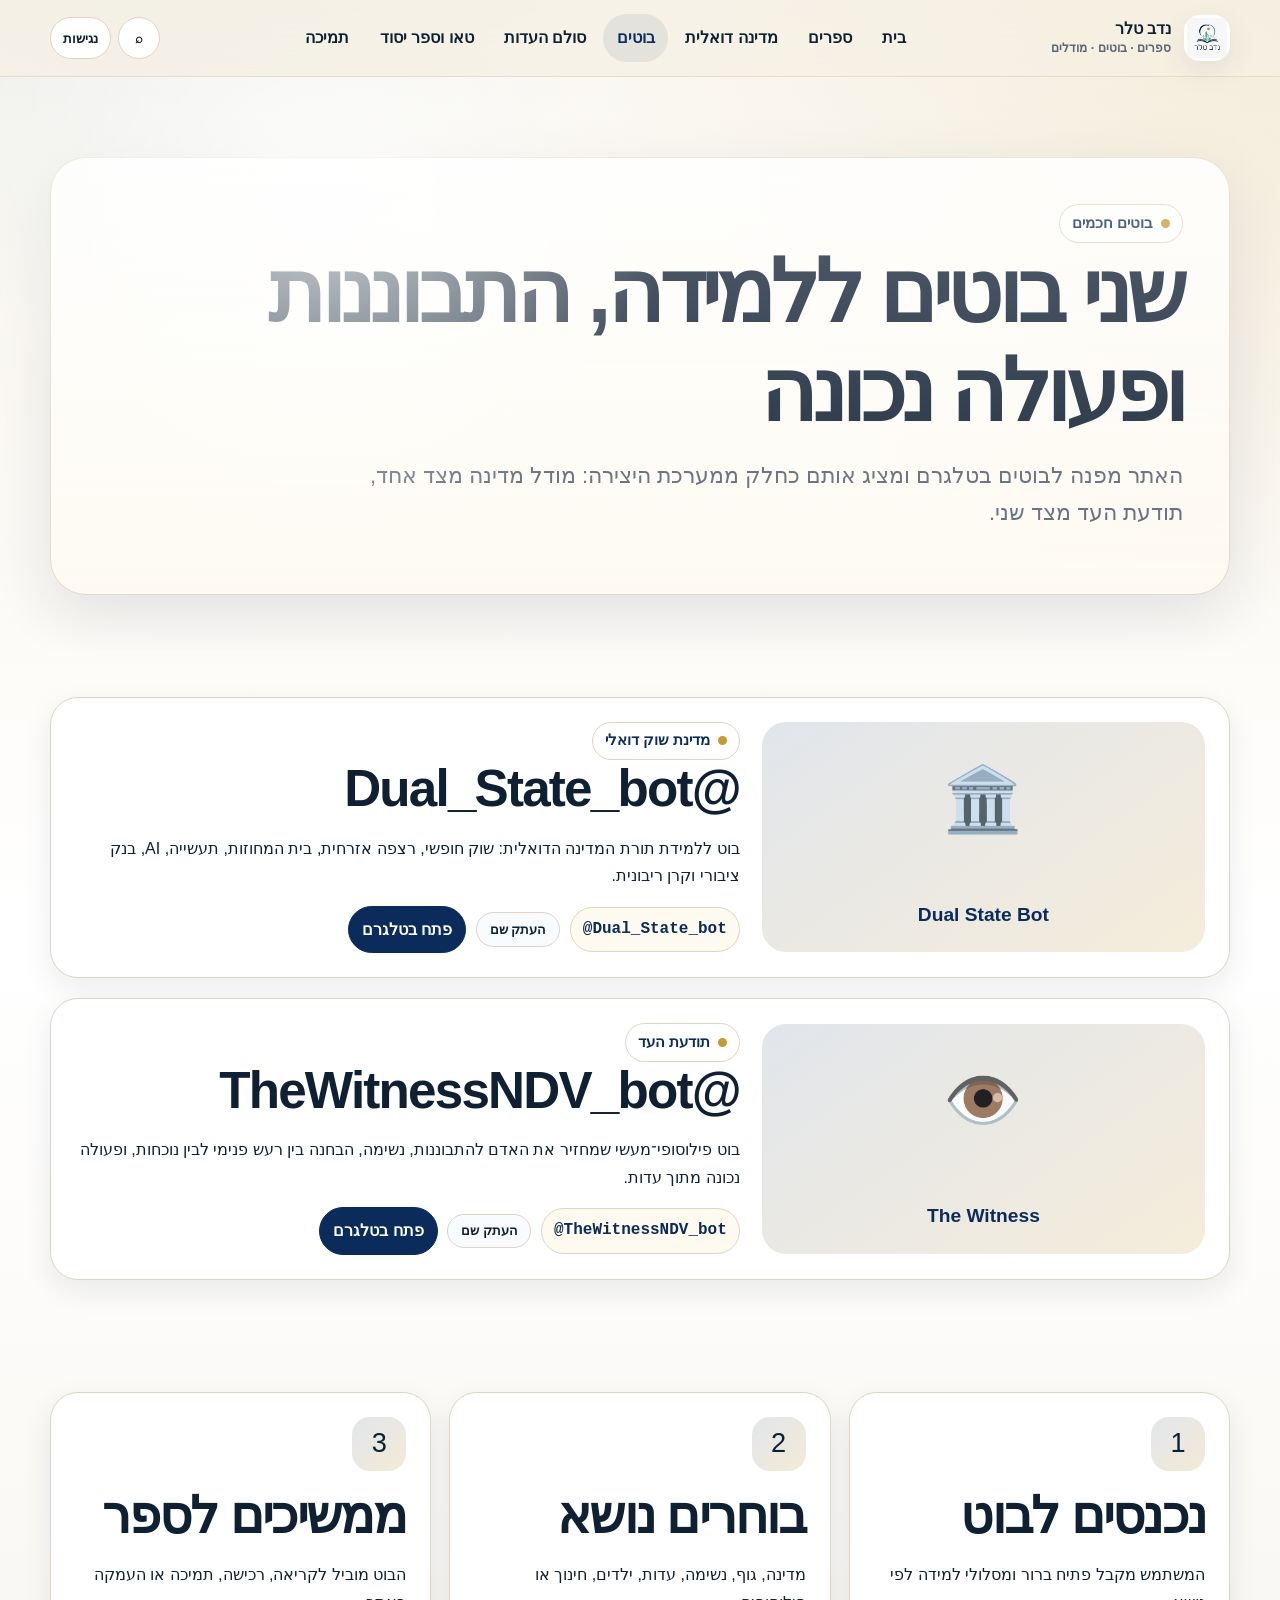
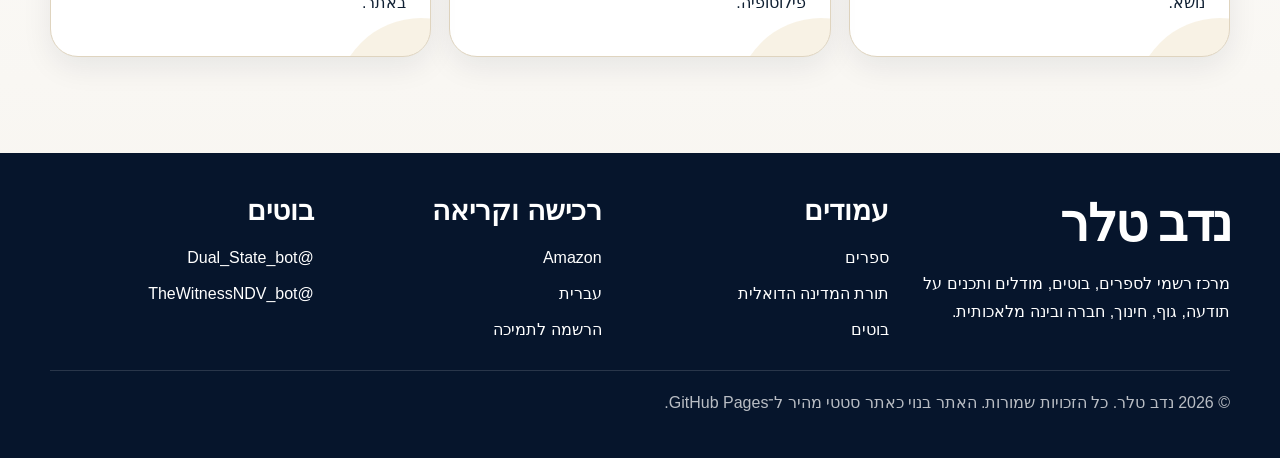
<file: bots.html>
<!doctype html>
<html lang="he" dir="rtl">
<head>
  <meta charset="utf-8">
  <meta name="viewport" content="width=device-width, initial-scale=1">
  <title>בוטים בטלגרם | מדינת שוק דואלי והעד</title>
  <meta name="description" content="הבוטים של נדב טלר בטלגרם: @Dual_State_bot ללמידת מודל מדינת שוק דואלי ו-@TheWitnessNDV_bot לתודעת העד, נשימה והתבוננות.">
  <meta name="keywords" content="נדב טלר, תורת המדינה הדואלית, מדינת שוק דואלי, אוצרות הטאו, ספר יסוד, בוטים בטלגרם">
  <meta name="author" content="נדב טלר">
  <meta name="robots" content="index, follow, max-image-preview:large">
  <link rel="canonical" href="https://chiefteller.github.io/nadav-teller-official/bots.html">
  <link rel="icon" href="assets/img/favicon.svg" type="image/svg+xml">
  <link rel="preload" href="assets/css/style.css" as="style">
  <link rel="stylesheet" href="assets/css/style.css">
  <meta property="og:type" content="website">
  <meta property="og:locale" content="he_IL">
  <meta property="og:site_name" content="נדב טלר — ספרים, בוטים ומודלים">
  <meta property="og:title" content="בוטים בטלגרם | מדינת שוק דואלי והעד">
  <meta property="og:description" content="הבוטים של נדב טלר בטלגרם: @Dual_State_bot ללמידת מודל מדינת שוק דואלי ו-@TheWitnessNDV_bot לתודעת העד, נשימה והתבוננות.">
  <meta property="og:url" content="https://chiefteller.github.io/nadav-teller-official/bots.html">
  <meta property="og:image" content="https://chiefteller.github.io/nadav-teller-official/assets/img/og-dual-state.jpg">
  <meta name="twitter:card" content="summary_large_image">
  <meta name="theme-color" content="#0b2b5b">
  <link rel="manifest" href="site.webmanifest">
  <!-- Search Console: הדבק כאן תג אימות של Google Search Console אם תקבל כזה מגוגל -->
  <script type="application/ld+json">
  {"@context": "https://schema.org", "@type": "Person", "name": "Nadav Teller", "alternateName": "נדב טלר", "url": "https://chiefteller.github.io/nadav-teller-official/", "sameAs": ["https://www.amazon.com/dp/B0H24NQLD6", "https://www.e-vrit.co.il/Author/19479/%D7%A0%D7%93%D7%91_%D7%98%D7%9C%D7%A8"], "knowsAbout": ["תורת המדינה הדואלית", "מודל מדינת שוק דואלי", "תודעת העד", "אוצרות הטאו", "ספר יסוד", "בוטים חכמים"]}
  </script>
  
</head>
<body>
  <a class="skip-link" href="#main">דלג לתוכן המרכזי</a>
  <div class="read-progress" aria-hidden="true"></div>

  <header class="site-header" role="banner">
    <div class="container header-inner">
      <a class="brand" href="index.html" aria-label="דף הבית של נדב טלר">
        <span class="brand-mark logo-mark" aria-hidden="true">
  <img src="assets/img/logo.webp" alt="">
</span>
        <span class="brand-name">נדב טלר<small>ספרים · בוטים · מודלים</small></span>
      </a>
      <nav class="main-nav" data-main-nav aria-label="ניווט ראשי"><a href="index.html">בית</a><a href="books.html">ספרים</a><a href="dual-state.html">מדינה דואלית</a><a href="bots.html">בוטים</a><a href="witness.html">סולם העדות</a><a href="tao.html">טאו וספר יסוד</a><a href="support.html">תמיכה</a></nav>
      <div class="header-actions">
        <button class="icon-btn" type="button" data-search-open aria-expanded="false" aria-label="חיפוש באתר">⌕</button>
        <button class="icon-btn" type="button" data-access-open aria-expanded="false" aria-label="פתיחת אפשרויות נגישות">נגישות</button>
        <button class="icon-btn nav-toggle" type="button" data-nav-toggle aria-expanded="false" aria-label="פתיחת תפריט">☰</button>
      </div>
    </div>
  </header>
  <aside class="access-panel" data-access-panel aria-label="אפשרויות נגישות">
    <h2>אפשרויות נגישות</h2>
    <div class="toggle-row"><span>ניגודיות גבוהה</span><button type="button" data-pref="contrast">הפעל/כבה</button></div>
    <div class="toggle-row"><span>טקסט גדול</span><button type="button" data-pref="largeText">הפעל/כבה</button></div>
    <div class="toggle-row"><span>צמצום תנועה</span><button type="button" data-pref="reduceMotion">הפעל/כבה</button></div>
    <p class="small">האתר כולל ניווט מקלדת, טקסט חלופי לתמונות, יחס ניגודיות משופר וכפתור דילוג לתוכן.</p>
  </aside>
  <section class="search-panel" data-search-panel aria-label="חיפוש באתר">
    <div class="search-box" role="dialog" aria-modal="true" aria-labelledby="search-title">
      <button class="icon-btn" type="button" data-search-close aria-label="סגירת חיפוש">×</button>
      <h2 id="search-title">חיפוש מהיר באתר</h2>
      <label class="visually-hidden" for="site-search">הקלד מילת חיפוש</label>
      <input id="site-search" data-site-search type="search" placeholder="חפש: מדינה דואלית, ספר יסוד, במבוק, בוטים...">
      <div class="site-search-results" data-site-results aria-live="polite"></div>
    </div>
  </section>

  <main id="main">
    <section class="hero"><div class="container hero-card"><span class="eyebrow">בוטים חכמים</span><h1>שני בוטים ללמידה, התבוננות ופעולה נכונה</h1><p class="lead">האתר מפנה לבוטים בטלגרם ומציג אותם כחלק ממערכת היצירה: מודל מדינה מצד אחד, תודעת העד מצד שני.</p></div></section>
    <section class="section compact"><div class="container">
      <article class="bot-card" id="dual-bot"><div class="bot-avatar" aria-hidden="true">🏛️<span>Dual State Bot</span></div><div><span class="eyebrow">מדינת שוק דואלי</span><h2>@Dual_State_bot</h2><p>בוט ללמידת תורת המדינה הדואלית: שוק חופשי, רצפה אזרחית, בית המחוזות, תעשייה, AI, בנק ציבורי וקרן ריבונית.</p><div class="copy-row"><span class="code-chip">@Dual_State_bot</span><button class="mini-btn" data-copy="@Dual_State_bot">העתק שם</button><a class="mini-btn primary" href="https://t.me/Dual_State_bot" target="_blank" rel="noopener">פתח בטלגרם</a></div></div></article>
      <article class="bot-card" id="witness-bot"><div class="bot-avatar" aria-hidden="true">👁️<span>The Witness</span></div><div><span class="eyebrow">תודעת העד</span><h2>@TheWitnessNDV_bot</h2><p>בוט פילוסופי־מעשי שמחזיר את האדם להתבוננות, נשימה, הבחנה בין רעש פנימי לבין נוכחות, ופעולה נכונה מתוך עדות.</p><div class="copy-row"><span class="code-chip">@TheWitnessNDV_bot</span><button class="mini-btn" data-copy="@TheWitnessNDV_bot">העתק שם</button><a class="mini-btn primary" href="https://t.me/TheWitnessNDV_bot" target="_blank" rel="noopener">פתח בטלגרם</a></div></div></article>
    </div></section>
    <section class="section compact"><div class="container app-grid"><article class="app-card"><div class="icon">1</div><h2>נכנסים לבוט</h2><p>המשתמש מקבל פתיח ברור ומסלולי למידה לפי נושא.</p></article><article class="app-card"><div class="icon">2</div><h2>בוחרים נושא</h2><p>מדינה, גוף, נשימה, עדות, ילדים, חינוך או פילוסופיה.</p></article><article class="app-card"><div class="icon">3</div><h2>ממשיכים לספר</h2><p>הבוט מוביל לקריאה, רכישה, תמיכה או העמקה באתר.</p></article></div></section>
  </main>

  <footer class="site-footer" role="contentinfo">
    <div class="container footer-grid">
      <div>
        <h2>נדב טלר</h2>
        <p>מרכז רשמי לספרים, בוטים, מודלים ותכנים על תודעה, גוף, חינוך, חברה ובינה מלאכותית.</p>
      </div>
      <div><h3>עמודים</h3><div class="footer-links"><a href="books.html">ספרים</a><a href="dual-state.html">תורת המדינה הדואלית</a><a href="bots.html">בוטים</a></div></div>
      <div><h3>רכישה וקריאה</h3><div class="footer-links"><a href="https://www.amazon.com/dp/B0H24NQLD6" target="_blank" rel="noopener">Amazon</a><a href="https://www.e-vrit.co.il/Author/19479/%D7%A0%D7%93%D7%91_%D7%98%D7%9C%D7%A8" target="_blank" rel="noopener">עברית</a><a href="support.html">הרשמה לתמיכה</a></div></div>
      <div><h3>בוטים</h3><div class="footer-links"><a href="https://t.me/Dual_State_bot" target="_blank" rel="noopener">@Dual_State_bot</a><a href="https://t.me/TheWitnessNDV_bot" target="_blank" rel="noopener">@TheWitnessNDV_bot</a></div></div>
    </div>
    <div class="container footer-bottom">© 2026 נדב טלר. כל הזכויות שמורות. האתר בנוי כאתר סטטי מהיר ל־GitHub Pages.</div>
  </footer>
  <div class="lightbox" aria-label="תצוגת תמונה מוגדלת"><button type="button">סגירה</button><img alt=""></div>
  <script src="assets/js/app.js" defer></script>
</body>
</html>
</file>
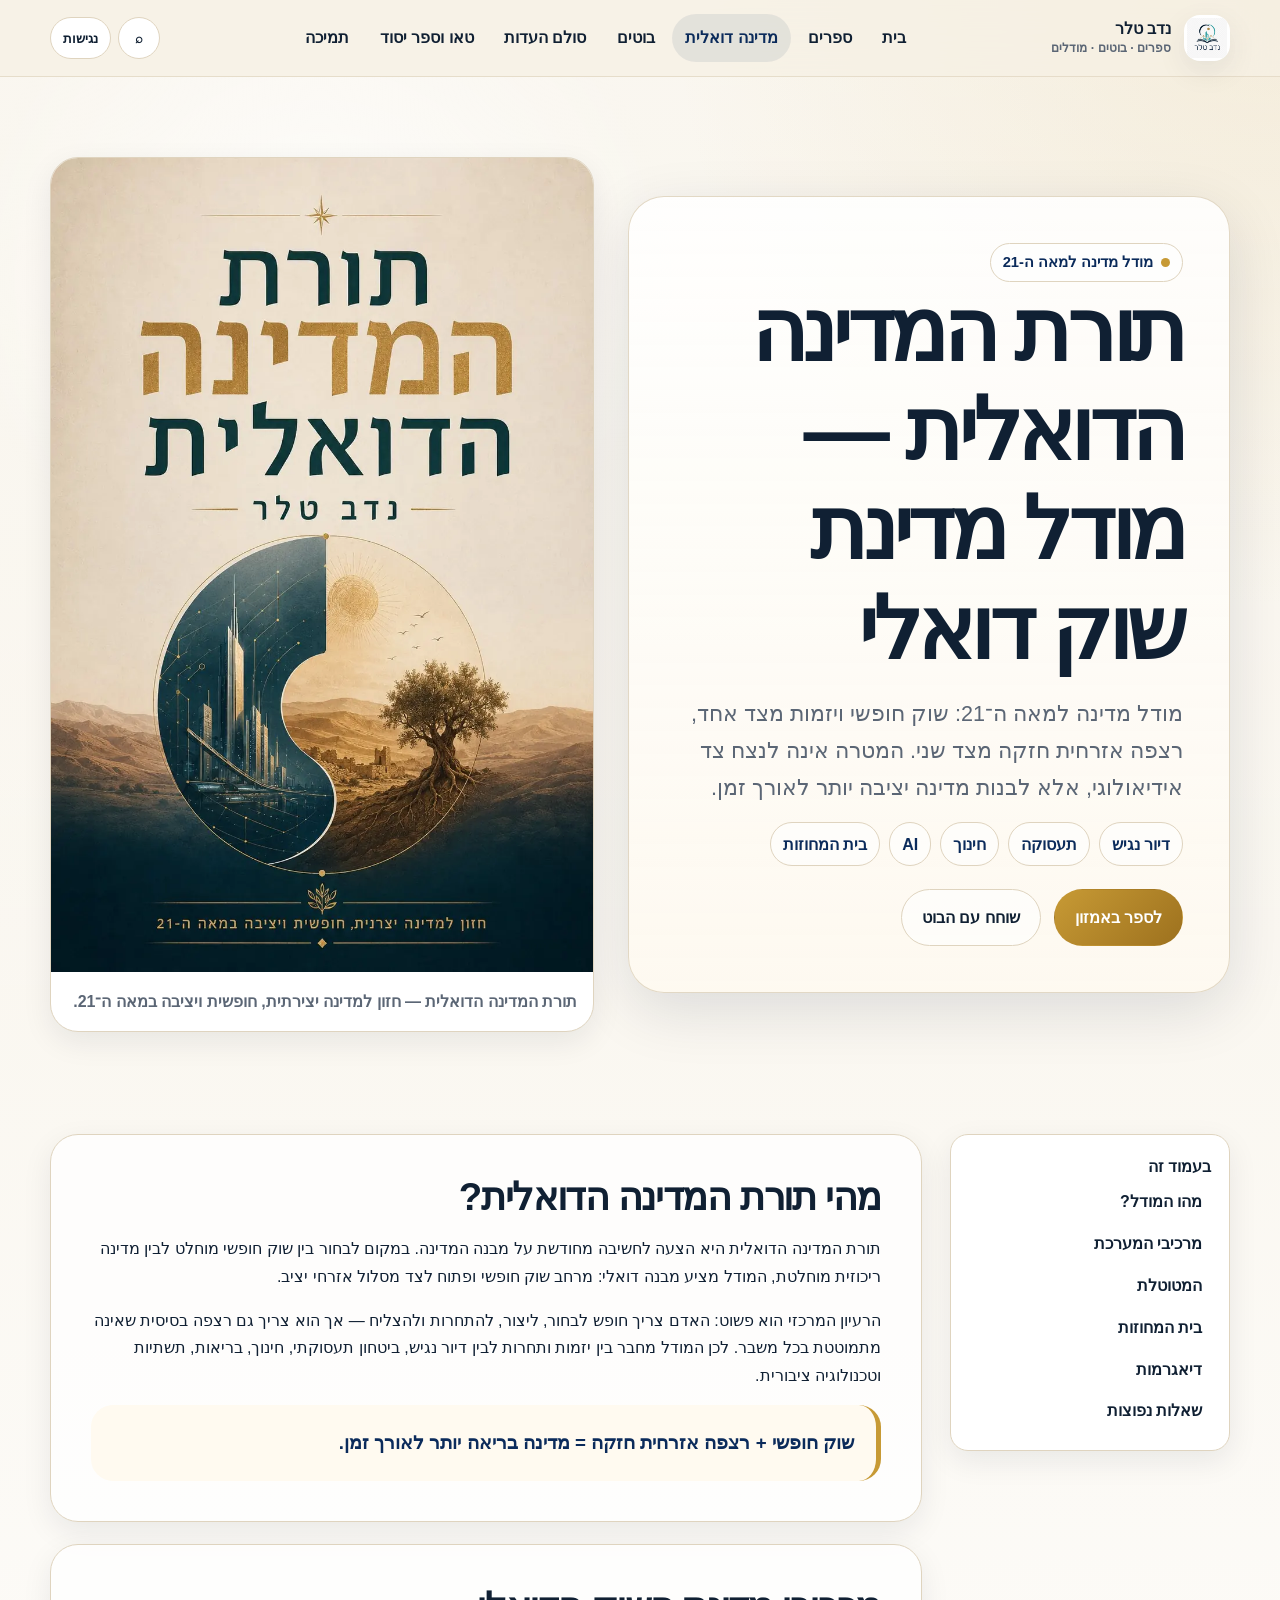
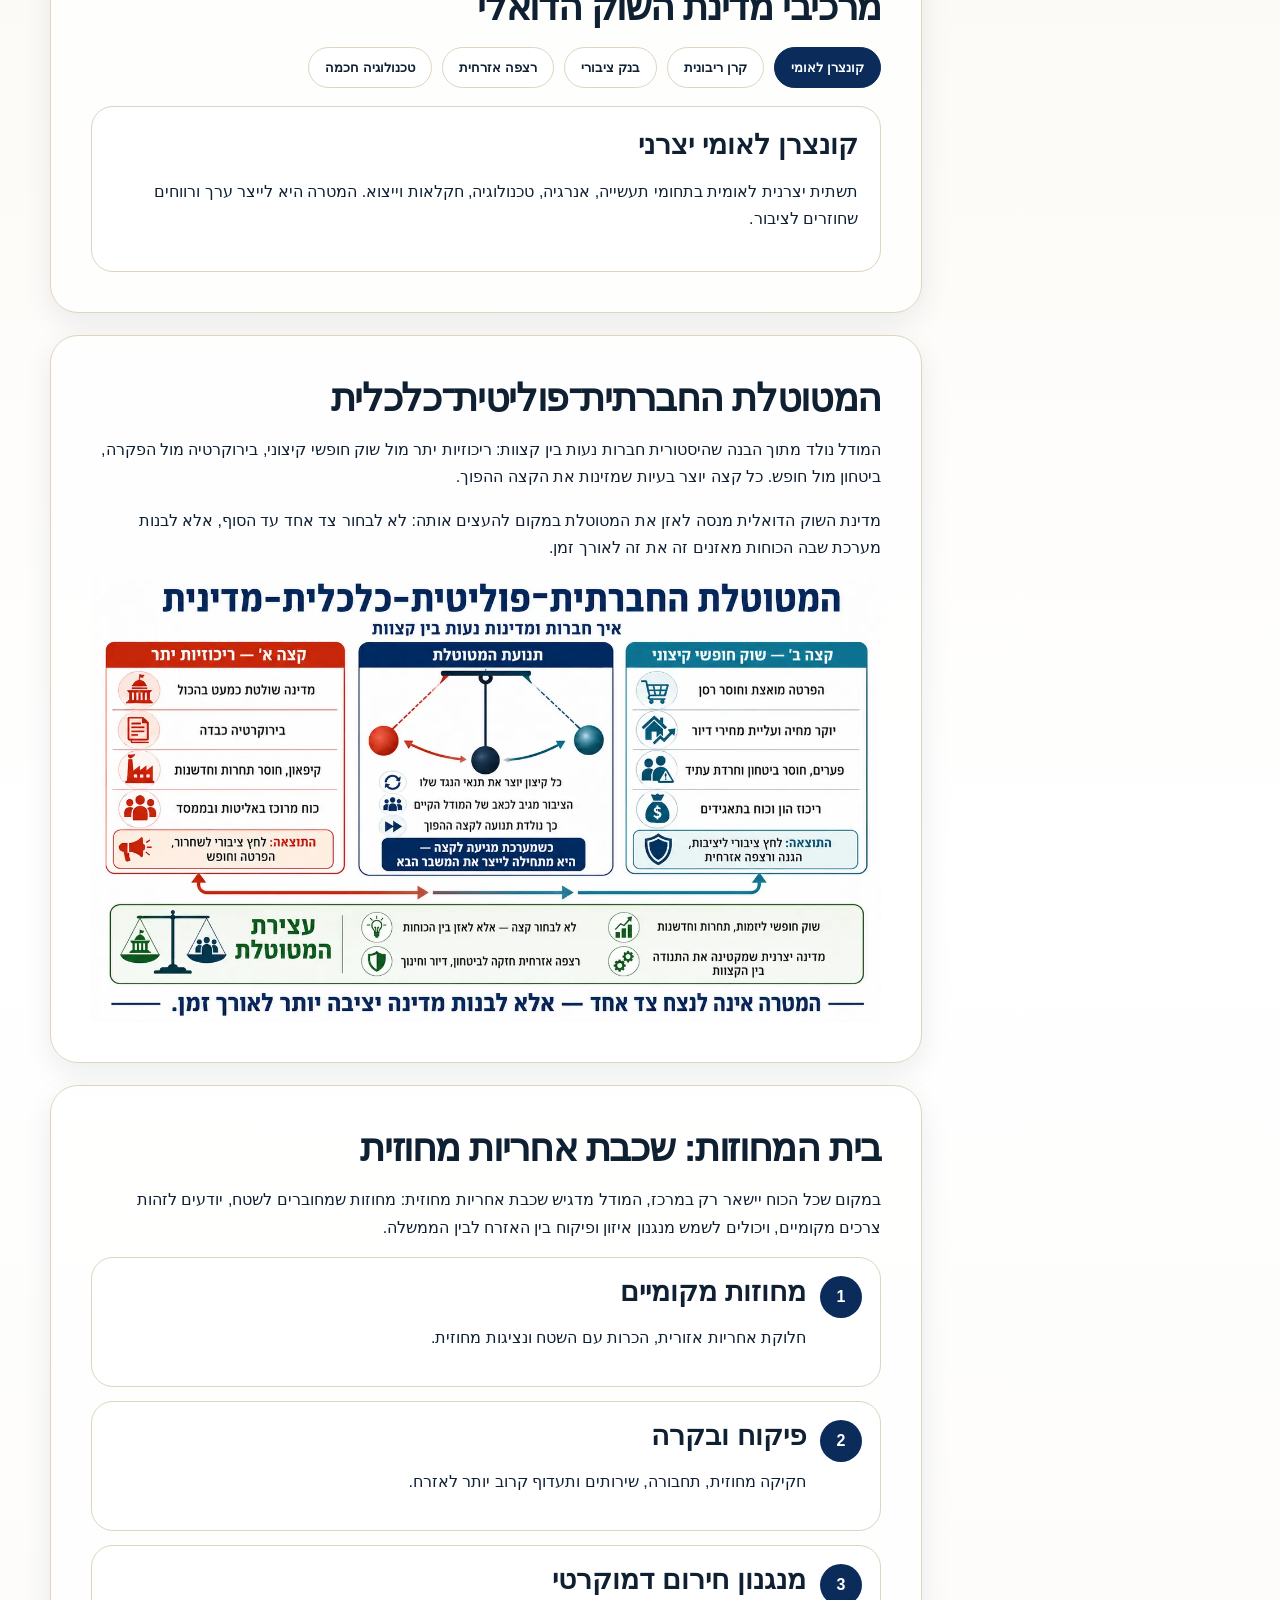
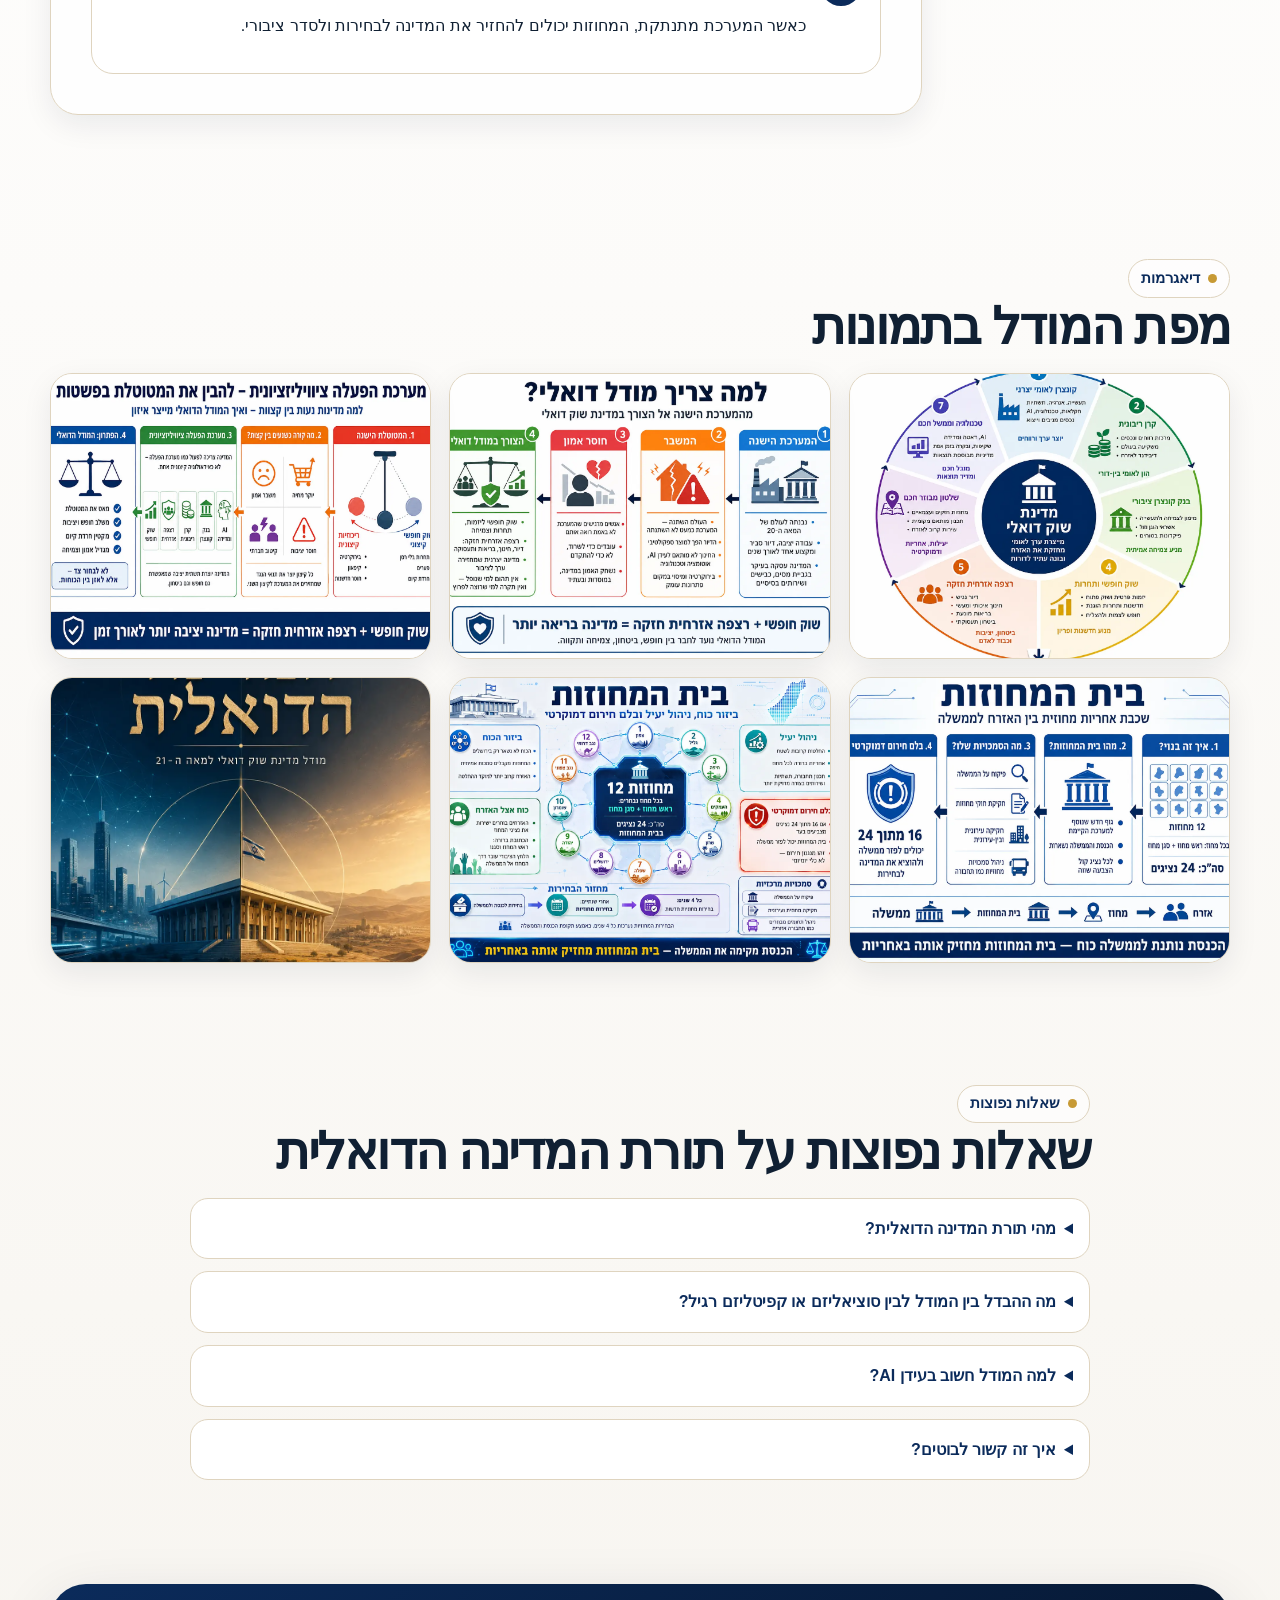
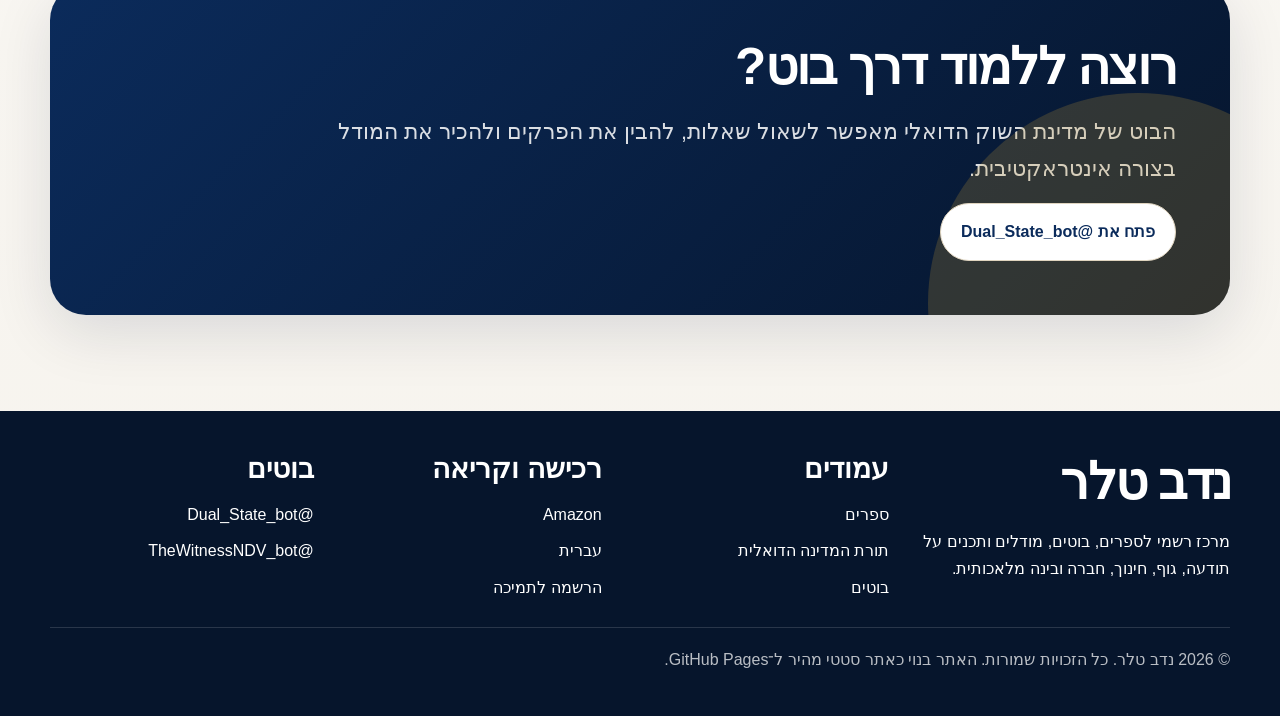
<file: dual-state.html>
<!doctype html>
<html lang="he" dir="rtl">
<head>
  <meta charset="utf-8">
  <meta name="viewport" content="width=device-width, initial-scale=1">
  <title>תורת המדינה הדואלית | מודל מדינת שוק דואלי מאת נדב טלר</title>
  <meta name="description" content="תורת המדינה הדואלית מאת נדב טלר: מודל מדינת שוק דואלי למאה ה־21 — שוק חופשי, רצפה אזרחית חזקה, דיור, תעסוקה, AI, חינוך ותשתיות.">
  <meta name="keywords" content="תורת המדינה הדואלית, מודל מדינת שוק דואלי, מדינת שוק דואלי, נדב טלר, שוק חופשי, רצפה אזרחית, דיור נגיש, AI במדינה, בנק ציבורי, קרן ריבונית">
  <meta name="author" content="נדב טלר">
  <meta name="robots" content="index, follow, max-image-preview:large">
  <link rel="canonical" href="https://chiefteller.github.io/nadav-teller-official/dual-state.html">
  <link rel="icon" href="assets/img/favicon.svg" type="image/svg+xml">
  <link rel="preload" href="assets/css/style.css" as="style">
  <link rel="stylesheet" href="assets/css/style.css">
  <meta property="og:type" content="website">
  <meta property="og:locale" content="he_IL">
  <meta property="og:site_name" content="נדב טלר — ספרים, בוטים ומודלים">
  <meta property="og:title" content="תורת המדינה הדואלית | מודל מדינת שוק דואלי מאת נדב טלר">
  <meta property="og:description" content="תורת המדינה הדואלית מאת נדב טלר: מודל מדינת שוק דואלי למאה ה־21 — שוק חופשי, רצפה אזרחית חזקה, דיור, תעסוקה, AI, חינוך ותשתיות.">
  <meta property="og:url" content="https://chiefteller.github.io/nadav-teller-official/dual-state.html">
  <meta property="og:image" content="https://chiefteller.github.io/nadav-teller-official/assets/img/og-dual-state.jpg">
  <meta name="twitter:card" content="summary_large_image">
  <meta name="theme-color" content="#0b2b5b">
  <link rel="manifest" href="site.webmanifest">
  <!-- Search Console: הדבק כאן תג אימות של Google Search Console אם תקבל כזה מגוגל -->
  <script type="application/ld+json">
  {"@context": "https://schema.org", "@type": "Person", "name": "Nadav Teller", "alternateName": "נדב טלר", "url": "https://chiefteller.github.io/nadav-teller-official/", "sameAs": ["https://www.amazon.com/dp/B0H24NQLD6", "https://www.e-vrit.co.il/Author/19479/%D7%A0%D7%93%D7%91_%D7%98%D7%9C%D7%A8"], "knowsAbout": ["תורת המדינה הדואלית", "מודל מדינת שוק דואלי", "תודעת העד", "אוצרות הטאו", "ספר יסוד", "בוטים חכמים"]}
  </script>
  <script type="application/ld+json">{"@context": "https://schema.org", "@graph": [{"@type": "Book", "name": "תורת המדינה הדואלית", "alternateName": "מודל מדינת שוק דואלי", "author": {"@type": "Person", "name": "Nadav Teller", "alternateName": "נדב טלר"}, "inLanguage": "he", "url": "https://www.amazon.com/dp/B0H24NQLD6", "sameAs": ["https://chiefteller.github.io/nadav-teller-official/dual-state.html"], "description": "מודל מדינה למאה ה־21 המשלב בין שוק חופשי ותחרות לבין רצפה אזרחית חזקה, ביטחון, דיור, חינוך, תעסוקה וטכנולוגיה חכמה."}, {"@type": "FAQPage", "mainEntity": [{"@type": "Question", "name": "מהי תורת המדינה הדואלית?", "acceptedAnswer": {"@type": "Answer", "text": "תורת המדינה הדואלית היא מודל מדינה המציע שילוב בין שוק חופשי ותחרותי לבין רצפה אזרחית חזקה שמעניקה ביטחון, דיור, חינוך, תעסוקה ושירותים בסיסיים."}}, {"@type": "Question", "name": "מה ההבדל בין המודל לבין סוציאליזם או קפיטליזם רגיל?", "acceptedAnswer": {"@type": "Answer", "text": "המודל אינו מבטל את השוק החופשי ואינו הופך את המדינה למערכת ריכוזית מלאה. הוא יוצר שני מסלולים מקבילים: מרחב יזמי פתוח ומסלול אזרחי יציב."}}, {"@type": "Question", "name": "למה המודל חשוב בעידן AI?", "acceptedAnswer": {"@type": "Answer", "text": "בינה מלאכותית, אוטומציה וריכוז הון עלולים להעמיק אי־יציבות. המודל מציע תשתית ציבורית חכמה שמחזירה חלק מן הערך לציבור ומייצרת ביטחון בסיסי."}}, {"@type": "Question", "name": "איך זה קשור לבוטים?", "acceptedAnswer": {"@type": "Answer", "text": "הבוטים הם שכבת הסבר ולמידה שמנגישה את המודל, עונה על שאלות ומאפשרת למשתמשים להכיר את הרעיונות בצורה אינטראקטיבית."}}]}, {"@type": "BreadcrumbList", "itemListElement": [{"@type": "ListItem", "position": 1, "name": "בית", "item": "https://chiefteller.github.io/nadav-teller-official/"}, {"@type": "ListItem", "position": 2, "name": "תורת המדינה הדואלית", "item": "https://chiefteller.github.io/nadav-teller-official/dual-state.html"}]}]}</script>
</head>
<body>
  <a class="skip-link" href="#main">דלג לתוכן המרכזי</a>
  <div class="read-progress" aria-hidden="true"></div>

  <header class="site-header" role="banner">
    <div class="container header-inner">
      <a class="brand" href="index.html" aria-label="דף הבית של נדב טלר">
        <span class="brand-mark logo-mark" aria-hidden="true">
  <img src="assets/img/logo.webp" alt="">
</span>
        <span class="brand-name">נדב טלר<small>ספרים · בוטים · מודלים</small></span>
      </a>
      <nav class="main-nav" data-main-nav aria-label="ניווט ראשי"><a href="index.html">בית</a><a href="books.html">ספרים</a><a href="dual-state.html">מדינה דואלית</a><a href="bots.html">בוטים</a><a href="witness.html">סולם העדות</a><a href="tao.html">טאו וספר יסוד</a><a href="support.html">תמיכה</a></nav>
      <div class="header-actions">
        <button class="icon-btn" type="button" data-search-open aria-expanded="false" aria-label="חיפוש באתר">⌕</button>
        <button class="icon-btn" type="button" data-access-open aria-expanded="false" aria-label="פתיחת אפשרויות נגישות">נגישות</button>
        <button class="icon-btn nav-toggle" type="button" data-nav-toggle aria-expanded="false" aria-label="פתיחת תפריט">☰</button>
      </div>
    </div>
  </header>
  <aside class="access-panel" data-access-panel aria-label="אפשרויות נגישות">
    <h2>אפשרויות נגישות</h2>
    <div class="toggle-row"><span>ניגודיות גבוהה</span><button type="button" data-pref="contrast">הפעל/כבה</button></div>
    <div class="toggle-row"><span>טקסט גדול</span><button type="button" data-pref="largeText">הפעל/כבה</button></div>
    <div class="toggle-row"><span>צמצום תנועה</span><button type="button" data-pref="reduceMotion">הפעל/כבה</button></div>
    <p class="small">האתר כולל ניווט מקלדת, טקסט חלופי לתמונות, יחס ניגודיות משופר וכפתור דילוג לתוכן.</p>
  </aside>
  <section class="search-panel" data-search-panel aria-label="חיפוש באתר">
    <div class="search-box" role="dialog" aria-modal="true" aria-labelledby="search-title">
      <button class="icon-btn" type="button" data-search-close aria-label="סגירת חיפוש">×</button>
      <h2 id="search-title">חיפוש מהיר באתר</h2>
      <label class="visually-hidden" for="site-search">הקלד מילת חיפוש</label>
      <input id="site-search" data-site-search type="search" placeholder="חפש: מדינה דואלית, ספר יסוד, במבוק, בוטים...">
      <div class="site-search-results" data-site-results aria-live="polite"></div>
    </div>
  </section>

  <main id="main">
    <section class="hero">
      <div class="container hero-grid">
        <div class="hero-card">
          <span class="eyebrow">מודל מדינה למאה ה-21</span>
          <h1>תורת המדינה הדואלית — מודל מדינת שוק דואלי</h1>
          <p class="lead">מודל מדינה למאה ה־21: שוק חופשי ויזמות מצד אחד, רצפה אזרחית חזקה מצד שני. המטרה אינה לנצח צד אידיאולוגי, אלא לבנות מדינה יציבה יותר לאורך זמן.</p>
          <div class="pill-list"><span class="pill">דיור נגיש</span><span class="pill">תעסוקה</span><span class="pill">חינוך</span><span class="pill">AI</span><span class="pill">בית המחוזות</span></div>
          <div class="hero-actions"><a class="btn gold" href="https://www.amazon.com/dp/B0H24NQLD6" target="_blank" rel="noopener">לספר באמזון</a><a class="btn ghost" href="bots.html">שוחח עם הבוט</a></div>
        </div>
        <div class="image-panel"><img src="assets/img/dual-state-cover-light.webp" width="933" height="1400" alt="כריכת תורת המדינה הדואלית מאת נדב טלר"><div class="caption">תורת המדינה הדואלית — חזון למדינה יצירתית, חופשית ויציבה במאה ה־21.</div></div>
      </div>
    </section>
    <section class="section compact" id="model"><div class="container content-layout">
      <aside class="toc" aria-label="תוכן עניינים"><strong>בעמוד זה</strong><a href="#definition">מהו המודל?</a><a href="#components">מרכיבי המערכת</a><a href="#pendulum">המטוטלת</a><a href="#districts">בית המחוזות</a><a href="#gallery">דיאגרמות</a><a href="#faq">שאלות נפוצות</a></aside>
      <div>
        <article class="article-card" id="definition"><h2>מהי תורת המדינה הדואלית?</h2><p>תורת המדינה הדואלית היא הצעה לחשיבה מחודשת על מבנה המדינה. במקום לבחור בין שוק חופשי מוחלט לבין מדינה ריכוזית מוחלטת, המודל מציע מבנה דואלי: מרחב שוק חופשי ופתוח לצד מסלול אזרחי יציב.</p><p>הרעיון המרכזי הוא פשוט: האדם צריך חופש לבחור, ליצור, להתחרות ולהצליח — אך הוא צריך גם רצפה בסיסית שאינה מתמוטטת בכל משבר. לכן המודל מחבר בין יזמות ותחרות לבין דיור נגיש, ביטחון תעסוקתי, חינוך, בריאות, תשתיות וטכנולוגיה ציבורית.</p><div class="quote-box">שוק חופשי + רצפה אזרחית חזקה = מדינה בריאה יותר לאורך זמן.</div></article>
        <article class="article-card" id="components"><h2>מרכיבי מדינת השוק הדואלי</h2><div class="tabs" role="tablist" aria-label="מרכיבי המודל"><button class="tab active" data-tab-group="dual" data-tab="industry">קונצרן לאומי</button><button class="tab" data-tab-group="dual" data-tab="fund">קרן ריבונית</button><button class="tab" data-tab-group="dual" data-tab="bank">בנק ציבורי</button><button class="tab" data-tab-group="dual" data-tab="citizen">רצפה אזרחית</button><button class="tab" data-tab-group="dual" data-tab="ai">טכנולוגיה חכמה</button></div>
          <div class="tab-panel active" data-tab-panel-group="dual" data-tab-panel="industry"><h3>קונצרן לאומי יצרני</h3><p>תשתית יצרנית לאומית בתחומי תעשייה, אנרגיה, טכנולוגיה, חקלאות וייצוא. המטרה היא לייצר ערך ורווחים שחוזרים לציבור.</p></div>
          <div class="tab-panel" data-tab-panel-group="dual" data-tab-panel="fund"><h3>קרן ריבונית</h3><p>מנגנון צבירת הון לטווח ארוך, השקעות ורווחים, במטרה לחזק את האזרחים ואת הדורות הבאים.</p></div>
          <div class="tab-panel" data-tab-panel-group="dual" data-tab-panel="bank"><h3>בנק קונצרן ציבורי</h3><p>מימון לצמיחה, לתעשייה ולדיור נגיש, תוך יצירת מסלול פיננסי יציב שאינו תלוי רק ביוקר השוק הפרטי.</p></div>
          <div class="tab-panel" data-tab-panel-group="dual" data-tab-panel="citizen"><h3>רצפה אזרחית חזקה</h3><p>דיור נגיש, חינוך איכותי, בריאות, תעסוקה וביטחון בסיסי. לא כתחליף לחופש — אלא כתנאי שמאפשר חופש אמיתי.</p></div>
          <div class="tab-panel" data-tab-panel-group="dual" data-tab-panel="ai"><h3>טכנולוגיה וממשל חכם</h3><p>שימוש ב־AI, מדידה, שקיפות ובקרה בזמן אמת כדי להפוך את המדינה למערכת לומדת ולא למנגנון עיוור.</p></div>
        </article>
        <article class="article-card" id="pendulum"><h2>המטוטלת החברתית־פוליטית־כלכלית</h2><p>המודל נולד מתוך הבנה שהיסטורית חברות נעות בין קצוות: ריכוזיות יתר מול שוק חופשי קיצוני, בירוקרטיה מול הפקרה, ביטחון מול חופש. כל קצה יוצר בעיות שמזינות את הקצה ההפוך.</p><p>מדינת השוק הדואלית מנסה לאזן את המטוטלת במקום להעצים אותה: לא לבחור צד אחד עד הסוף, אלא לבנות מערכת שבה הכוחות מאזנים זה את זה לאורך זמן.</p><img src="assets/img/dual-state-pendulum.webp" width="1400" height="787" loading="lazy" decoding="async" alt="דיאגרמת המטוטלת החברתית פוליטית כלכלית"></article>
        <article class="article-card" id="districts"><h2>בית המחוזות: שכבת אחריות מחוזית</h2><p>במקום שכל הכוח יישאר רק במרכז, המודל מדגיש שכבת אחריות מחוזית: מחוזות שמחוברים לשטח, יודעים לזהות צרכים מקומיים, ויכולים לשמש מנגנון איזון ופיקוח בין האזרח לבין הממשלה.</p><div class="steps"><div class="step"><div><h3>מחוזות מקומיים</h3><p>חלוקת אחריות אזורית, הכרות עם השטח ונציגות מחוזית.</p></div></div><div class="step"><div><h3>פיקוח ובקרה</h3><p>חקיקה מחוזית, תחבורה, שירותים ותעדוף קרוב יותר לאזרח.</p></div></div><div class="step"><div><h3>מנגנון חירום דמוקרטי</h3><p>כאשר המערכת מתנתקת, המחוזות יכולים להחזיר את המדינה לבחירות ולסדר ציבורי.</p></div></div></div></article>
      </div>
    </div></section>
    <section class="section" id="gallery"><div class="container"><span class="eyebrow">דיאגרמות</span><h2>מפת המודל בתמונות</h2><div class="gallery">
      <button data-lightbox><img src="assets/img/dual-state-wheel.webp" data-full="assets/img/dual-state-wheel.webp" width="1254" height="1254" loading="lazy" alt="מודל מדינת שוק דואלי בגלגל מרכיבים"></button>
      <button data-lightbox><img src="assets/img/dual-state-need.webp" data-full="assets/img/dual-state-need.webp" width="1400" height="990" loading="lazy" alt="למה צריך מודל דואלי"></button>
      <button data-lightbox><img src="assets/img/dual-state-civil-system.webp" data-full="assets/img/dual-state-civil-system.webp" width="1400" height="990" loading="lazy" alt="מערכת הפעלה ציוויליזציונית במודל הדואלי"></button>
      <button data-lightbox><img src="assets/img/dual-state-action-system.webp" data-full="assets/img/dual-state-action-system.webp" width="1400" height="990" loading="lazy" alt="הפעלת המטוטלת ומערכת איזון"></button>
      <button data-lightbox><img src="assets/img/dual-state-districts.webp" data-full="assets/img/dual-state-districts.webp" width="1400" height="990" loading="lazy" alt="בית המחוזות ומחזור הבחירות"></button>
      <button data-lightbox><img src="assets/img/dual-state-cover-dark.webp" data-full="assets/img/dual-state-cover-dark.webp" width="933" height="1400" loading="lazy" alt="כריכת תורת המדינה הדואלית"></button>
    </div></div></section>
    <section class="section compact" id="faq"><div class="narrow faq"><span class="eyebrow">שאלות נפוצות</span><h2>שאלות נפוצות על תורת המדינה הדואלית</h2><details><summary>מהי תורת המדינה הדואלית?</summary><p>תורת המדינה הדואלית היא מודל מדינה המציע שילוב בין שוק חופשי ותחרותי לבין רצפה אזרחית חזקה שמעניקה ביטחון, דיור, חינוך, תעסוקה ושירותים בסיסיים.</p></details><details><summary>מה ההבדל בין המודל לבין סוציאליזם או קפיטליזם רגיל?</summary><p>המודל אינו מבטל את השוק החופשי ואינו הופך את המדינה למערכת ריכוזית מלאה. הוא יוצר שני מסלולים מקבילים: מרחב יזמי פתוח ומסלול אזרחי יציב.</p></details><details><summary>למה המודל חשוב בעידן AI?</summary><p>בינה מלאכותית, אוטומציה וריכוז הון עלולים להעמיק אי־יציבות. המודל מציע תשתית ציבורית חכמה שמחזירה חלק מן הערך לציבור ומייצרת ביטחון בסיסי.</p></details><details><summary>איך זה קשור לבוטים?</summary><p>הבוטים הם שכבת הסבר ולמידה שמנגישה את המודל, עונה על שאלות ומאפשרת למשתמשים להכיר את הרעיונות בצורה אינטראקטיבית.</p></details></div></section>
    <section class="section compact"><div class="container cta-band"><h2>רוצה ללמוד דרך בוט?</h2><p class="lead">הבוט של מדינת השוק הדואלי מאפשר לשאול שאלות, להבין את הפרקים ולהכיר את המודל בצורה אינטראקטיבית.</p><a class="btn light" href="https://t.me/Dual_State_bot" target="_blank" rel="noopener" style="position: relative; z-index: 20;">פתח את @Dual_State_bot</a></div></section>
  </main>

  <footer class="site-footer" role="contentinfo">
    <div class="container footer-grid">
      <div>
        <h2>נדב טלר</h2>
        <p>מרכז רשמי לספרים, בוטים, מודלים ותכנים על תודעה, גוף, חינוך, חברה ובינה מלאכותית.</p>
      </div>
      <div><h3>עמודים</h3><div class="footer-links"><a href="books.html">ספרים</a><a href="dual-state.html">תורת המדינה הדואלית</a><a href="bots.html">בוטים</a></div></div>
      <div><h3>רכישה וקריאה</h3><div class="footer-links"><a href="https://www.amazon.com/dp/B0H24NQLD6" target="_blank" rel="noopener">Amazon</a><a href="https://www.e-vrit.co.il/Author/19479/%D7%A0%D7%93%D7%91_%D7%98%D7%9C%D7%A8" target="_blank" rel="noopener">עברית</a><a href="support.html">הרשמה לתמיכה</a></div></div>
      <div><h3>בוטים</h3><div class="footer-links"><a href="https://t.me/Dual_State_bot" target="_blank" rel="noopener">@Dual_State_bot</a><a href="https://t.me/TheWitnessNDV_bot" target="_blank" rel="noopener">@TheWitnessNDV_bot</a></div></div>
    </div>
    <div class="container footer-bottom">© 2026 נדב טלר. כל הזכויות שמורות. האתר בנוי כאתר סטטי מהיר ל־GitHub Pages.</div>
  </footer>
  <div class="lightbox" aria-label="תצוגת תמונה מוגדלת"><button type="button">סגירה</button><img alt=""></div>
  <script src="assets/js/app.js" defer></script>
</body>
</html>
</file>
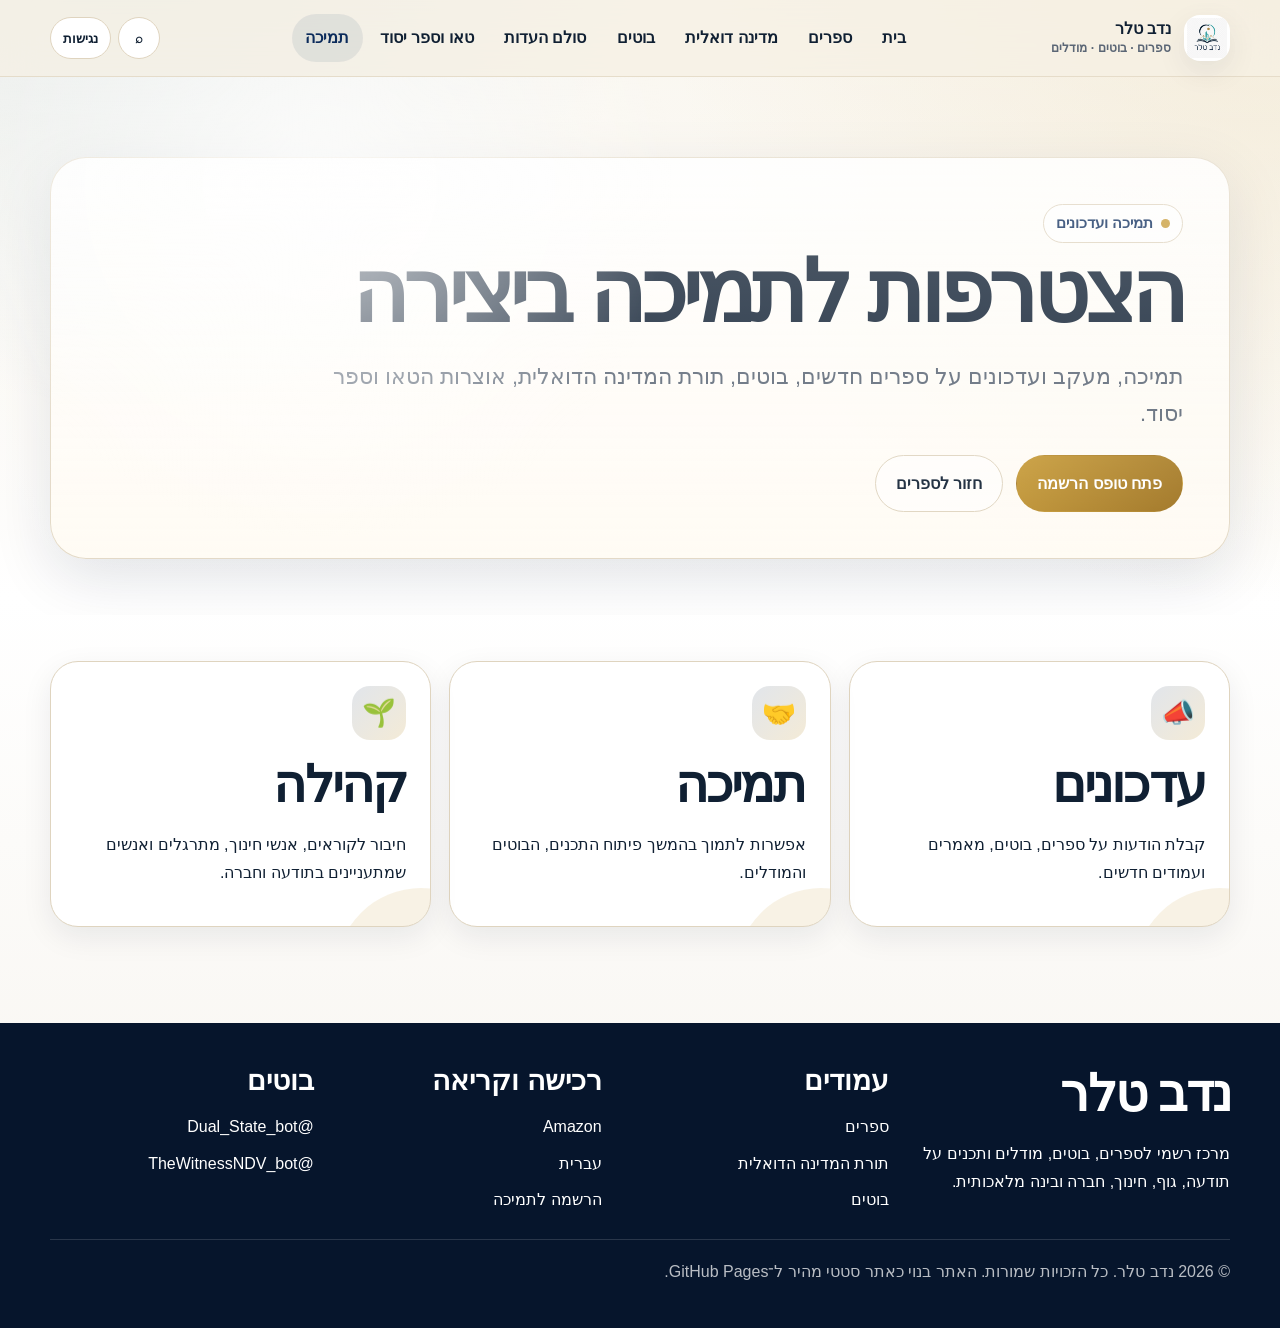
<file: support.html>
<!doctype html>
<html lang="he" dir="rtl">
<head>
  <meta charset="utf-8">
  <meta name="viewport" content="width=device-width, initial-scale=1">
  <title>הרשמה לתמיכה | נדב טלר</title>
  <meta name="description" content="הרשמה לתמיכה ועדכונים ביצירה של נדב טלר: ספרים, בוטים, מדינת שוק דואלי, אוצרות הטאו וספר יסוד.">
  <meta name="keywords" content="נדב טלר, תורת המדינה הדואלית, מדינת שוק דואלי, אוצרות הטאו, ספר יסוד, בוטים בטלגרם">
  <meta name="author" content="נדב טלר">
  <meta name="robots" content="index, follow, max-image-preview:large">
  <link rel="canonical" href="https://chiefteller.github.io/nadav-teller-official/support.html">
  <link rel="icon" href="assets/img/favicon.svg" type="image/svg+xml">
  <link rel="preload" href="assets/css/style.css" as="style">
  <link rel="stylesheet" href="assets/css/style.css">
  <meta property="og:type" content="website">
  <meta property="og:locale" content="he_IL">
  <meta property="og:site_name" content="נדב טלר — ספרים, בוטים ומודלים">
  <meta property="og:title" content="הרשמה לתמיכה | נדב טלר">
  <meta property="og:description" content="הרשמה לתמיכה ועדכונים ביצירה של נדב טלר: ספרים, בוטים, מדינת שוק דואלי, אוצרות הטאו וספר יסוד.">
  <meta property="og:url" content="https://chiefteller.github.io/nadav-teller-official/support.html">
  <meta property="og:image" content="https://chiefteller.github.io/nadav-teller-official/assets/img/og-dual-state.jpg">
  <meta name="twitter:card" content="summary_large_image">
  <meta name="theme-color" content="#0b2b5b">
  <link rel="manifest" href="site.webmanifest">
  <!-- Search Console: הדבק כאן תג אימות של Google Search Console אם תקבל כזה מגוגל -->
  <script type="application/ld+json">
  {"@context": "https://schema.org", "@type": "Person", "name": "Nadav Teller", "alternateName": "נדב טלר", "url": "https://chiefteller.github.io/nadav-teller-official/", "sameAs": ["https://www.amazon.com/dp/B0H24NQLD6", "https://www.e-vrit.co.il/Author/19479/%D7%A0%D7%93%D7%91_%D7%98%D7%9C%D7%A8"], "knowsAbout": ["תורת המדינה הדואלית", "מודל מדינת שוק דואלי", "תודעת העד", "אוצרות הטאו", "ספר יסוד", "בוטים חכמים"]}
  </script>
  
</head>
<body>
  <a class="skip-link" href="#main">דלג לתוכן המרכזי</a>
  <div class="read-progress" aria-hidden="true"></div>

  <header class="site-header" role="banner">
    <div class="container header-inner">
      <a class="brand" href="index.html" aria-label="דף הבית של נדב טלר">
        <span class="brand-mark logo-mark" aria-hidden="true">
  <img src="assets/img/logo.webp" alt="">
</span>
        <span class="brand-name">נדב טלר<small>ספרים · בוטים · מודלים</small></span>
      </a>
      <nav class="main-nav" data-main-nav aria-label="ניווט ראשי"><a href="index.html">בית</a><a href="books.html">ספרים</a><a href="dual-state.html">מדינה דואלית</a><a href="bots.html">בוטים</a><a href="witness.html">סולם העדות</a><a href="tao.html">טאו וספר יסוד</a><a href="support.html">תמיכה</a></nav>
      <div class="header-actions">
        <button class="icon-btn" type="button" data-search-open aria-expanded="false" aria-label="חיפוש באתר">⌕</button>
        <button class="icon-btn" type="button" data-access-open aria-expanded="false" aria-label="פתיחת אפשרויות נגישות">נגישות</button>
        <button class="icon-btn nav-toggle" type="button" data-nav-toggle aria-expanded="false" aria-label="פתיחת תפריט">☰</button>
      </div>
    </div>
  </header>
  <aside class="access-panel" data-access-panel aria-label="אפשרויות נגישות">
    <h2>אפשרויות נגישות</h2>
    <div class="toggle-row"><span>ניגודיות גבוהה</span><button type="button" data-pref="contrast">הפעל/כבה</button></div>
    <div class="toggle-row"><span>טקסט גדול</span><button type="button" data-pref="largeText">הפעל/כבה</button></div>
    <div class="toggle-row"><span>צמצום תנועה</span><button type="button" data-pref="reduceMotion">הפעל/כבה</button></div>
    <p class="small">האתר כולל ניווט מקלדת, טקסט חלופי לתמונות, יחס ניגודיות משופר וכפתור דילוג לתוכן.</p>
  </aside>
  <section class="search-panel" data-search-panel aria-label="חיפוש באתר">
    <div class="search-box" role="dialog" aria-modal="true" aria-labelledby="search-title">
      <button class="icon-btn" type="button" data-search-close aria-label="סגירת חיפוש">×</button>
      <h2 id="search-title">חיפוש מהיר באתר</h2>
      <label class="visually-hidden" for="site-search">הקלד מילת חיפוש</label>
      <input id="site-search" data-site-search type="search" placeholder="חפש: מדינה דואלית, ספר יסוד, במבוק, בוטים...">
      <div class="site-search-results" data-site-results aria-live="polite"></div>
    </div>
  </section>

  <main id="main">
    <section class="hero"><div class="container hero-card"><span class="eyebrow">תמיכה ועדכונים</span><h1>הצטרפות לתמיכה ביצירה</h1><p class="lead">תמיכה, מעקב ועדכונים על ספרים חדשים, בוטים, תורת המדינה הדואלית, אוצרות הטאו וספר יסוד.</p><div class="hero-actions"><a class="btn gold" href="https://forms.gle/Pm6Scd9xNanFKUUW9" target="_blank" rel="noopener">פתח טופס הרשמה</a><a class="btn ghost" href="books.html">חזור לספרים</a></div></div></section>
    <section class="section compact"><div class="container app-grid"><article class="app-card"><div class="icon">📣</div><h2>עדכונים</h2><p>קבלת הודעות על ספרים, בוטים, מאמרים ועמודים חדשים.</p></article><article class="app-card"><div class="icon">🤝</div><h2>תמיכה</h2><p>אפשרות לתמוך בהמשך פיתוח התכנים, הבוטים והמודלים.</p></article><article class="app-card"><div class="icon">🌱</div><h2>קהילה</h2><p>חיבור לקוראים, אנשי חינוך, מתרגלים ואנשים שמתעניינים בתודעה וחברה.</p></article></div></section>
  </main>

  <footer class="site-footer" role="contentinfo">
    <div class="container footer-grid">
      <div>
        <h2>נדב טלר</h2>
        <p>מרכז רשמי לספרים, בוטים, מודלים ותכנים על תודעה, גוף, חינוך, חברה ובינה מלאכותית.</p>
      </div>
      <div><h3>עמודים</h3><div class="footer-links"><a href="books.html">ספרים</a><a href="dual-state.html">תורת המדינה הדואלית</a><a href="bots.html">בוטים</a></div></div>
      <div><h3>רכישה וקריאה</h3><div class="footer-links"><a href="https://www.amazon.com/dp/B0H24NQLD6" target="_blank" rel="noopener">Amazon</a><a href="https://www.e-vrit.co.il/Author/19479/%D7%A0%D7%93%D7%91_%D7%98%D7%9C%D7%A8" target="_blank" rel="noopener">עברית</a><a href="support.html">הרשמה לתמיכה</a></div></div>
      <div><h3>בוטים</h3><div class="footer-links"><a href="https://t.me/Dual_State_bot" target="_blank" rel="noopener">@Dual_State_bot</a><a href="https://t.me/TheWitnessNDV_bot" target="_blank" rel="noopener">@TheWitnessNDV_bot</a></div></div>
    </div>
    <div class="container footer-bottom">© 2026 נדב טלר. כל הזכויות שמורות. האתר בנוי כאתר סטטי מהיר ל־GitHub Pages.</div>
  </footer>
  <div class="lightbox" aria-label="תצוגת תמונה מוגדלת"><button type="button">סגירה</button><img alt=""></div>
  <script src="assets/js/app.js" defer></script>
</body>
</html>
</file>
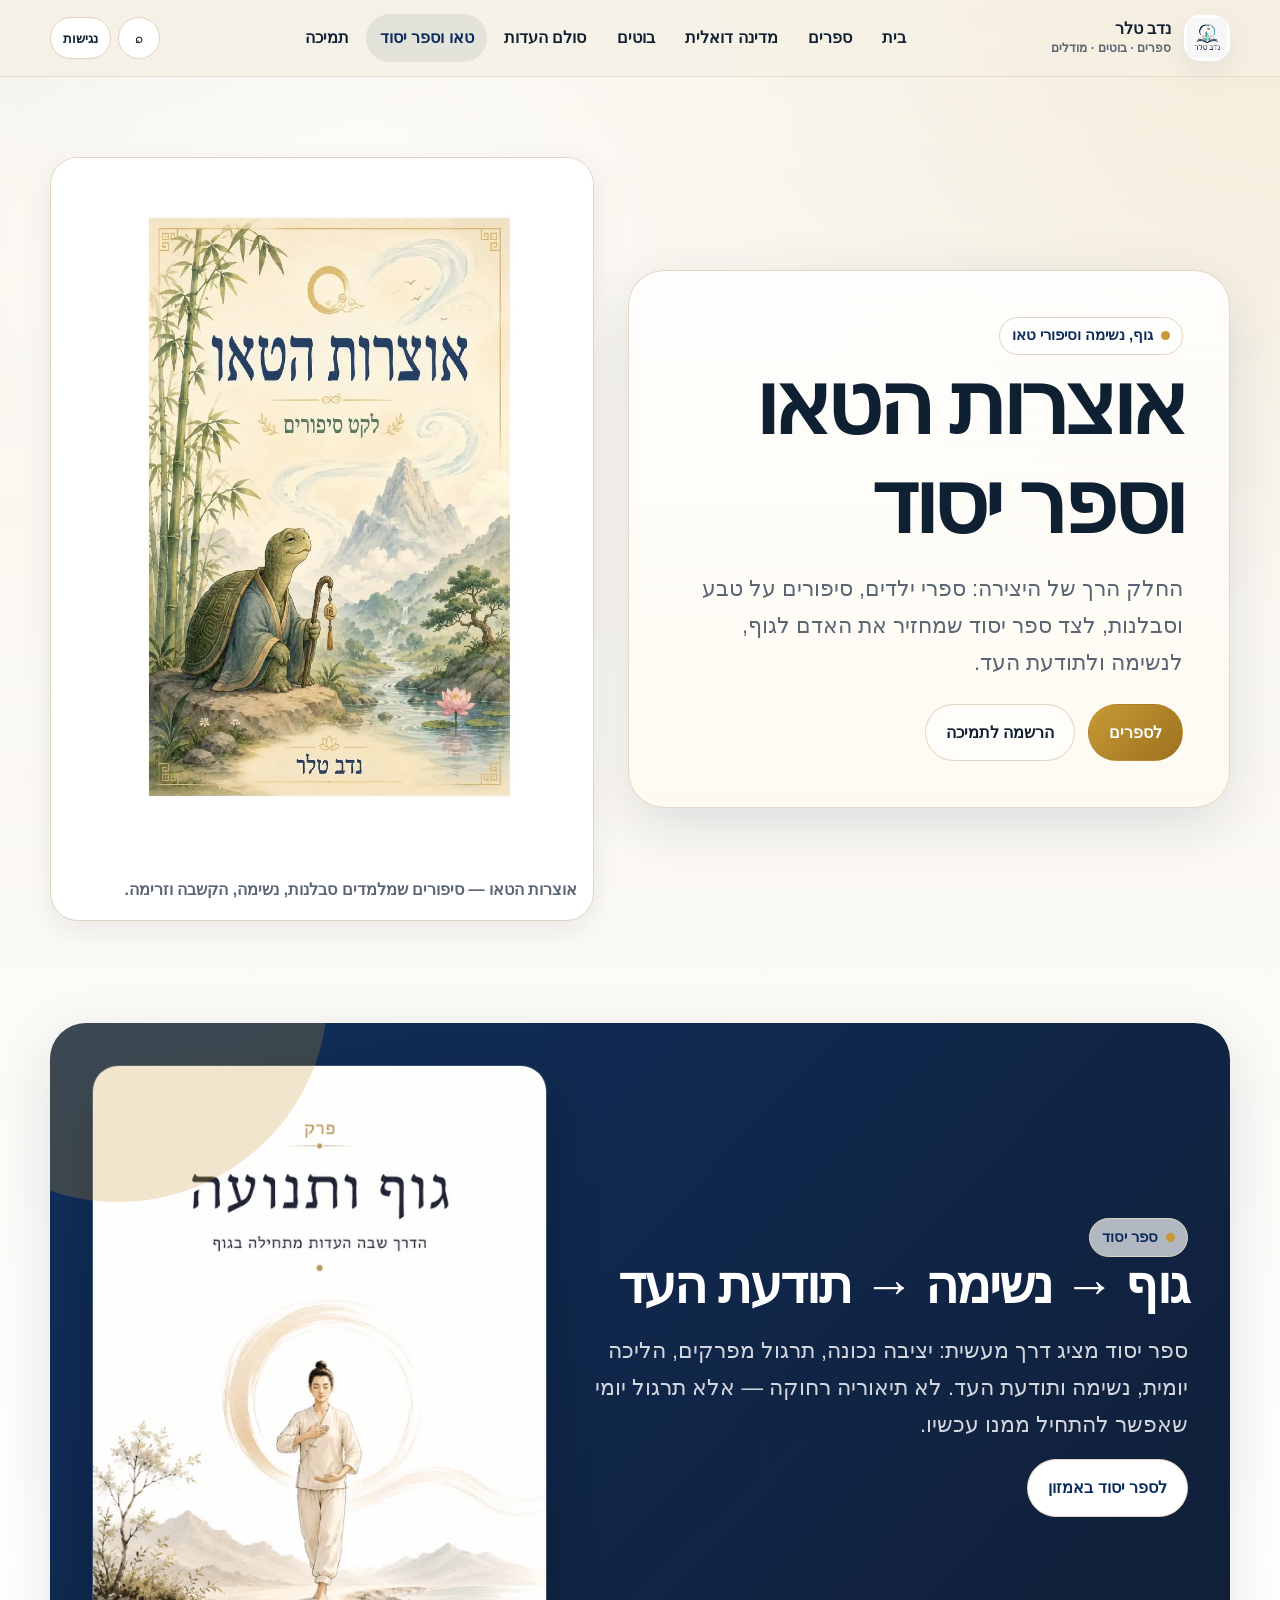
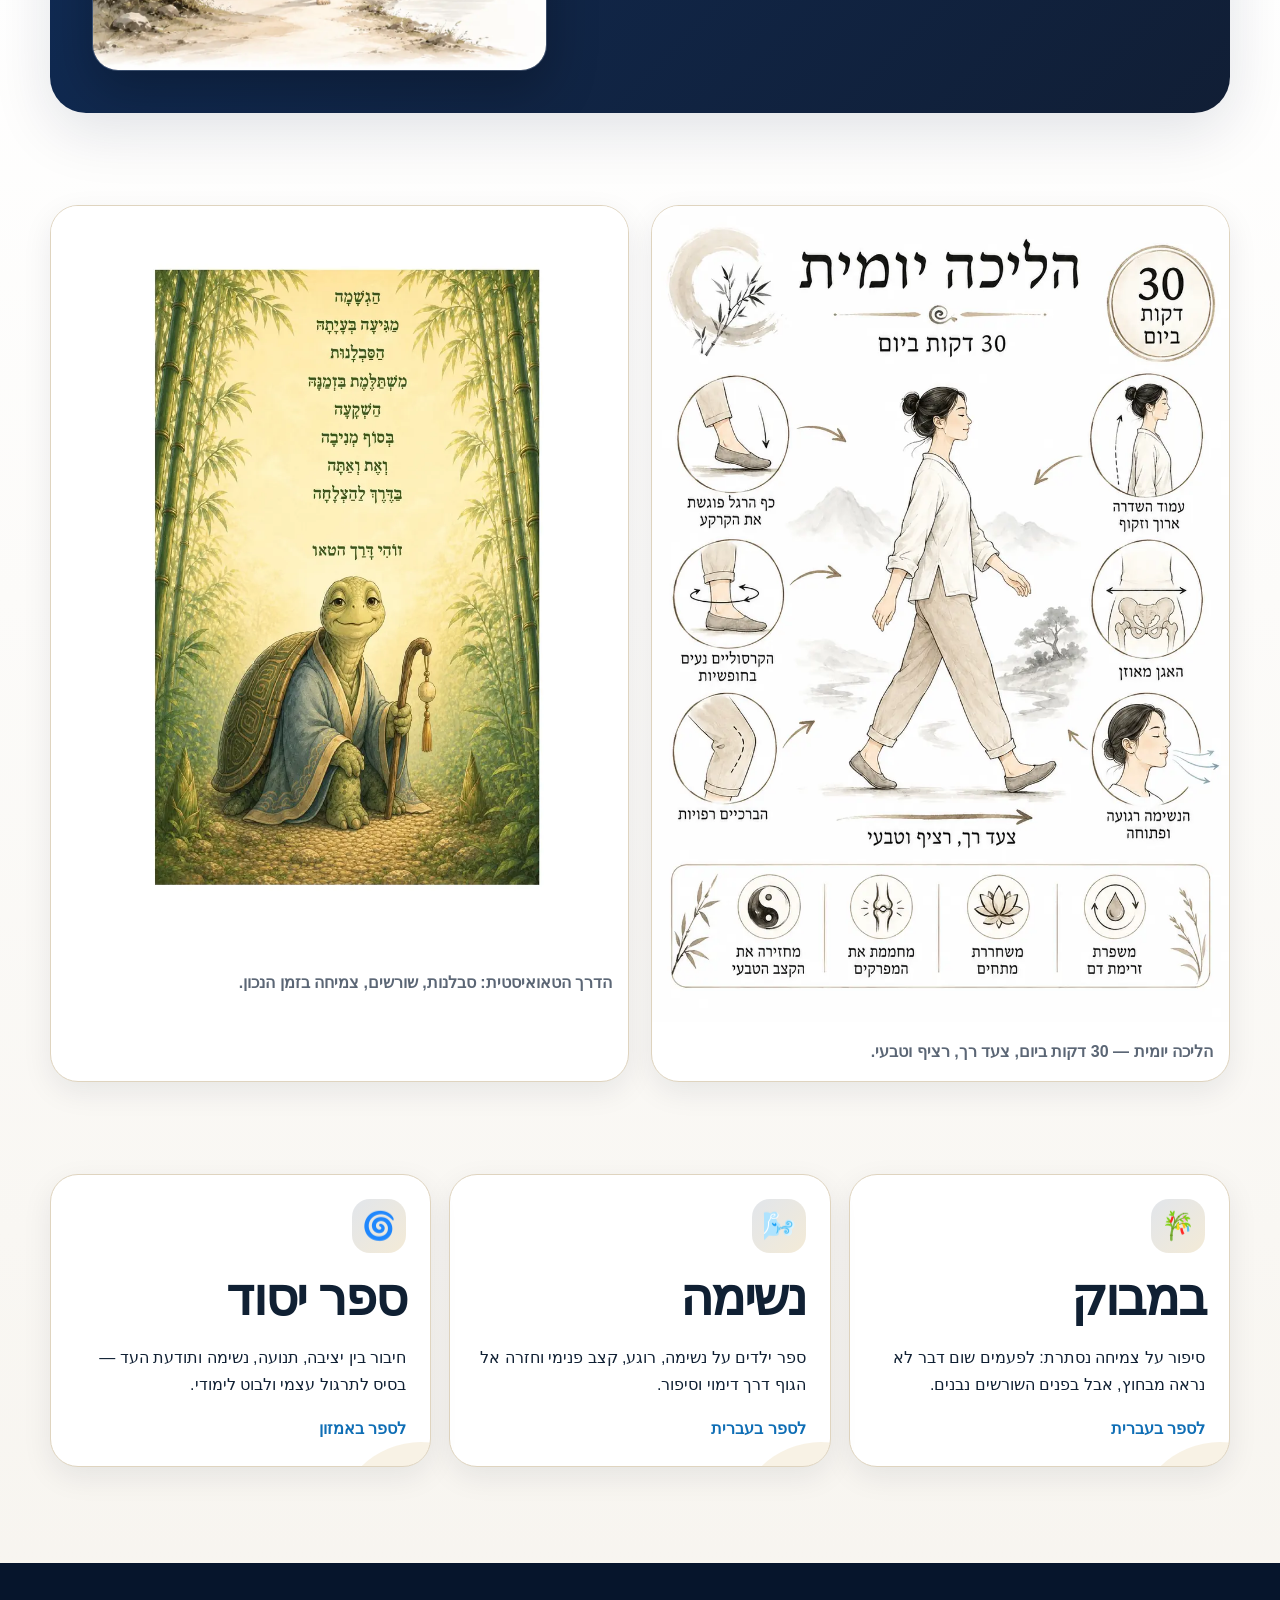
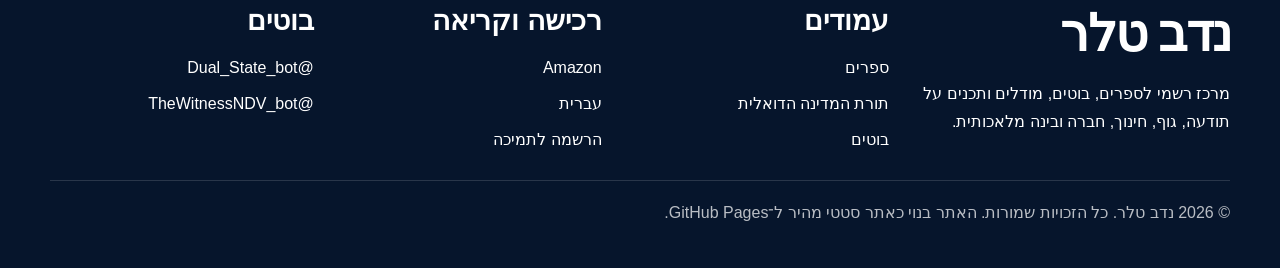
<file: tao.html>
<!doctype html>
<html lang="he" dir="rtl">
<head>
  <meta charset="utf-8">
  <meta name="viewport" content="width=device-width, initial-scale=1">
  <title>אוצרות הטאו וספר יסוד | ספרי ילדים, נשימה וגוף</title>
  <meta name="description" content="אוצרות הטאו, במבוק, נשימה וספר יסוד מאת נדב טלר: ספרים על טאו לילדים, נשימה, גוף, יציבה, הליכה ותודעת העד.">
  <meta name="keywords" content="אוצרות הטאו, במבוק, נשימה, ספרי טאו לילדים, ספר יסוד, הליכה יומית, יציבה נכונה, נדב טלר">
  <meta name="author" content="נדב טלר">
  <meta name="robots" content="index, follow, max-image-preview:large">
  <link rel="canonical" href="https://chiefteller.github.io/nadav-teller-official/tao.html">
  <link rel="icon" href="assets/img/favicon.svg" type="image/svg+xml">
  <link rel="preload" href="assets/css/style.css" as="style">
  <link rel="stylesheet" href="assets/css/style.css">
  <meta property="og:type" content="website">
  <meta property="og:locale" content="he_IL">
  <meta property="og:site_name" content="נדב טלר — ספרים, בוטים ומודלים">
  <meta property="og:title" content="אוצרות הטאו וספר יסוד | ספרי ילדים, נשימה וגוף">
  <meta property="og:description" content="אוצרות הטאו, במבוק, נשימה וספר יסוד מאת נדב טלר: ספרים על טאו לילדים, נשימה, גוף, יציבה, הליכה ותודעת העד.">
  <meta property="og:url" content="https://chiefteller.github.io/nadav-teller-official/tao.html">
  <meta property="og:image" content="https://chiefteller.github.io/nadav-teller-official/assets/img/og-dual-state.jpg">
  <meta name="twitter:card" content="summary_large_image">
  <meta name="theme-color" content="#0b2b5b">
  <link rel="manifest" href="site.webmanifest">
  <!-- Search Console: הדבק כאן תג אימות של Google Search Console אם תקבל כזה מגוגל -->
  <script type="application/ld+json">
  {"@context": "https://schema.org", "@type": "Person", "name": "Nadav Teller", "alternateName": "נדב טלר", "url": "https://chiefteller.github.io/nadav-teller-official/", "sameAs": ["https://www.amazon.com/dp/B0H24NQLD6", "https://www.e-vrit.co.il/Author/19479/%D7%A0%D7%93%D7%91_%D7%98%D7%9C%D7%A8"], "knowsAbout": ["תורת המדינה הדואלית", "מודל מדינת שוק דואלי", "תודעת העד", "אוצרות הטאו", "ספר יסוד", "בוטים חכמים"]}
  </script>
  
</head>
<body>
  <a class="skip-link" href="#main">דלג לתוכן המרכזי</a>
  <div class="read-progress" aria-hidden="true"></div>

  <header class="site-header" role="banner">
    <div class="container header-inner">
      <a class="brand" href="index.html" aria-label="דף הבית של נדב טלר">
        <span class="brand-mark logo-mark" aria-hidden="true">
  <img src="assets/img/logo.webp" alt="">
</span>
        <span class="brand-name">נדב טלר<small>ספרים · בוטים · מודלים</small></span>
      </a>
      <nav class="main-nav" data-main-nav aria-label="ניווט ראשי"><a href="index.html">בית</a><a href="books.html">ספרים</a><a href="dual-state.html">מדינה דואלית</a><a href="bots.html">בוטים</a><a href="witness.html">סולם העדות</a><a href="tao.html">טאו וספר יסוד</a><a href="support.html">תמיכה</a></nav>
      <div class="header-actions">
        <button class="icon-btn" type="button" data-search-open aria-expanded="false" aria-label="חיפוש באתר">⌕</button>
        <button class="icon-btn" type="button" data-access-open aria-expanded="false" aria-label="פתיחת אפשרויות נגישות">נגישות</button>
        <button class="icon-btn nav-toggle" type="button" data-nav-toggle aria-expanded="false" aria-label="פתיחת תפריט">☰</button>
      </div>
    </div>
  </header>
  <aside class="access-panel" data-access-panel aria-label="אפשרויות נגישות">
    <h2>אפשרויות נגישות</h2>
    <div class="toggle-row"><span>ניגודיות גבוהה</span><button type="button" data-pref="contrast">הפעל/כבה</button></div>
    <div class="toggle-row"><span>טקסט גדול</span><button type="button" data-pref="largeText">הפעל/כבה</button></div>
    <div class="toggle-row"><span>צמצום תנועה</span><button type="button" data-pref="reduceMotion">הפעל/כבה</button></div>
    <p class="small">האתר כולל ניווט מקלדת, טקסט חלופי לתמונות, יחס ניגודיות משופר וכפתור דילוג לתוכן.</p>
  </aside>
  <section class="search-panel" data-search-panel aria-label="חיפוש באתר">
    <div class="search-box" role="dialog" aria-modal="true" aria-labelledby="search-title">
      <button class="icon-btn" type="button" data-search-close aria-label="סגירת חיפוש">×</button>
      <h2 id="search-title">חיפוש מהיר באתר</h2>
      <label class="visually-hidden" for="site-search">הקלד מילת חיפוש</label>
      <input id="site-search" data-site-search type="search" placeholder="חפש: מדינה דואלית, ספר יסוד, במבוק, בוטים...">
      <div class="site-search-results" data-site-results aria-live="polite"></div>
    </div>
  </section>

  <main id="main">
    <section class="hero"><div class="container hero-grid"><div class="hero-card"><span class="eyebrow">גוף, נשימה וסיפורי טאו</span><h1>אוצרות הטאו וספר יסוד</h1><p class="lead">החלק הרך של היצירה: ספרי ילדים, סיפורים על טבע וסבלנות, לצד ספר יסוד שמחזיר את האדם לגוף, לנשימה ולתודעת העד.</p><div class="hero-actions"><a class="btn gold" href="books.html">לספרים</a><a class="btn ghost" href="support.html">הרשמה לתמיכה</a></div></div><div class="image-panel"><img src="assets/img/tao-collection-cover.webp" width="1081" height="1400" alt="אוצרות הטאו לקט סיפורים"><div class="caption">אוצרות הטאו — סיפורים שמלמדים סבלנות, נשימה, הקשבה וזרימה.</div></div></div></section>
    <section class="section compact" id="foundation"><div class="container feature-grid feature"><div><span class="eyebrow">ספר יסוד</span><h2>גוף → נשימה → תודעת העד</h2><p class="lead">ספר יסוד מציג דרך מעשית: יציבה נכונה, תרגול מפרקים, הליכה יומית, נשימה ותודעת העד. לא תיאוריה רחוקה — אלא תרגול יומי שאפשר להתחיל ממנו עכשיו.</p><a class="btn light" href="https://www.amazon.com/dp/B0H2NDHHBF" target="_blank" rel="noopener">לספר יסוד באמזון</a></div><img src="assets/img/body-movement.webp" width="990" height="1400" loading="lazy" alt="גוף ותנועה מתוך ספר יסוד"></div></section>
    <section class="section compact"><div class="container cards-2"><article class="image-panel"><img src="assets/img/daily-walking.webp" width="990" height="1400" loading="lazy" alt="הליכה יומית 30 דקות ביום"><div class="caption">הליכה יומית — 30 דקות ביום, צעד רך, רציף וטבעי.</div></article><article class="image-panel"><img src="assets/img/tao-page-bamboo.webp" width="1081" height="1400" loading="lazy" alt="עמוד מאויר מתוך במבוק"><div class="caption">הדרך הטאואיסטית: סבלנות, שורשים, צמיחה בזמן הנכון.</div></article></div></section>
    <section class="section compact" id="bamboo"><div class="container app-grid"><article class="app-card"><div class="icon">🎋</div><h2>במבוק</h2><p>סיפור על צמיחה נסתרת: לפעמים שום דבר לא נראה מבחוץ, אבל בפנים השורשים נבנים.</p><a href="https://www.e-vrit.co.il/Product/35687/%D7%91%D7%9E%D7%91%D7%95%D7%A7" target="_blank" rel="noopener">לספר בעברית</a></article><article class="app-card" id="breathing"><div class="icon">🌬️</div><h2>נשימה</h2><p>ספר ילדים על נשימה, רוגע, קצב פנימי וחזרה אל הגוף דרך דימוי וסיפור.</p><a href="https://www.e-vrit.co.il/Product/35507/%D7%A0%D7%A9%D7%99%D7%9E%D7%94___%D7%A1%D7%A4%D7%A8%D7%99_%D7%98%D7%90%D7%95_%D7%9C%D7%99%D7%9C%D7%93%D7%99%D7%9D" target="_blank" rel="noopener">לספר בעברית</a></article><article class="app-card"><div class="icon">🌀</div><h2>ספר יסוד</h2><p>חיבור בין יציבה, תנועה, נשימה ותודעת העד — בסיס לתרגול עצמי ולבוט לימודי.</p><a href="https://www.amazon.com/dp/B0H2NDHHBF" target="_blank" rel="noopener">לספר באמזון</a></article></div></section>
  </main>

  <footer class="site-footer" role="contentinfo">
    <div class="container footer-grid">
      <div>
        <h2>נדב טלר</h2>
        <p>מרכז רשמי לספרים, בוטים, מודלים ותכנים על תודעה, גוף, חינוך, חברה ובינה מלאכותית.</p>
      </div>
      <div><h3>עמודים</h3><div class="footer-links"><a href="books.html">ספרים</a><a href="dual-state.html">תורת המדינה הדואלית</a><a href="bots.html">בוטים</a></div></div>
      <div><h3>רכישה וקריאה</h3><div class="footer-links"><a href="https://www.amazon.com/dp/B0H24NQLD6" target="_blank" rel="noopener">Amazon</a><a href="https://www.e-vrit.co.il/Author/19479/%D7%A0%D7%93%D7%91_%D7%98%D7%9C%D7%A8" target="_blank" rel="noopener">עברית</a><a href="support.html">הרשמה לתמיכה</a></div></div>
      <div><h3>בוטים</h3><div class="footer-links"><a href="https://t.me/Dual_State_bot" target="_blank" rel="noopener">@Dual_State_bot</a><a href="https://t.me/TheWitnessNDV_bot" target="_blank" rel="noopener">@TheWitnessNDV_bot</a></div></div>
    </div>
    <div class="container footer-bottom">© 2026 נדב טלר. כל הזכויות שמורות. האתר בנוי כאתר סטטי מהיר ל־GitHub Pages.</div>
  </footer>
  <div class="lightbox" aria-label="תצוגת תמונה מוגדלת"><button type="button">סגירה</button><img alt=""></div>
  <script src="assets/js/app.js" defer></script>
</body>
</html>
</file>
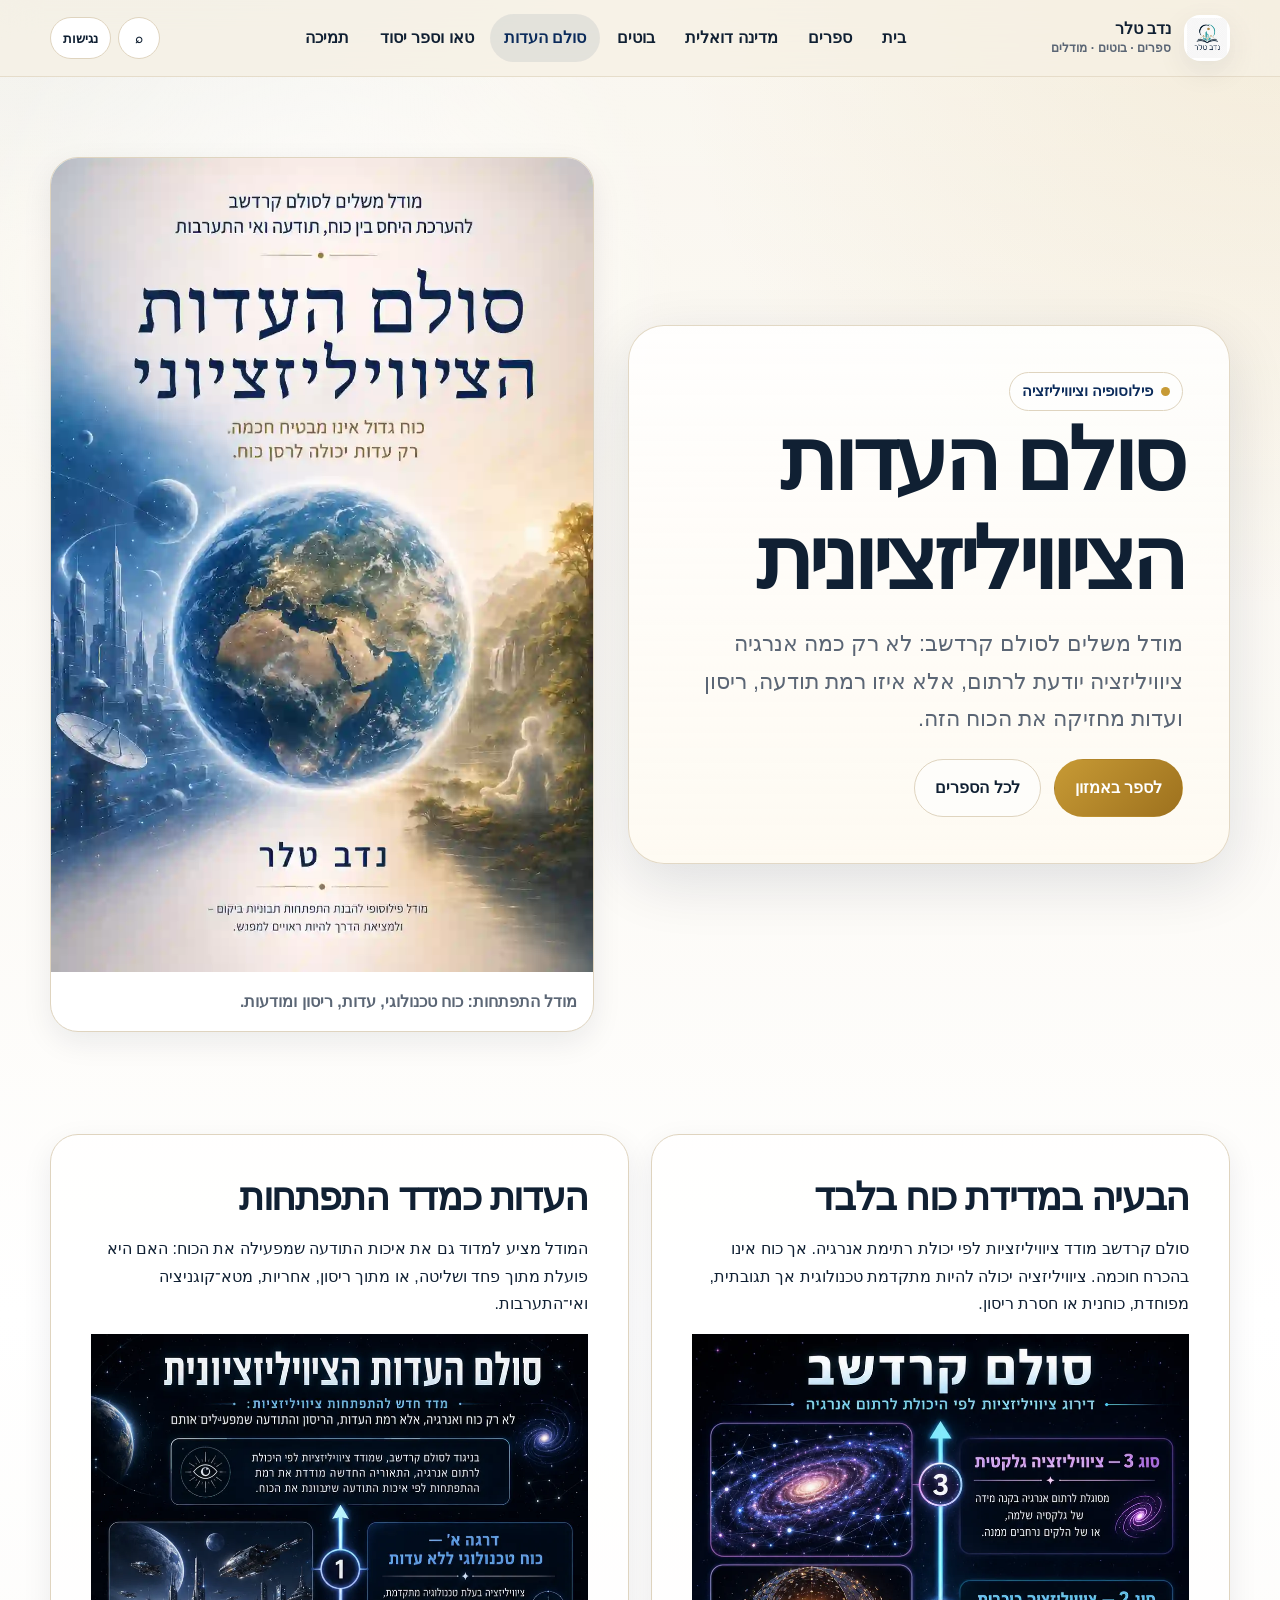
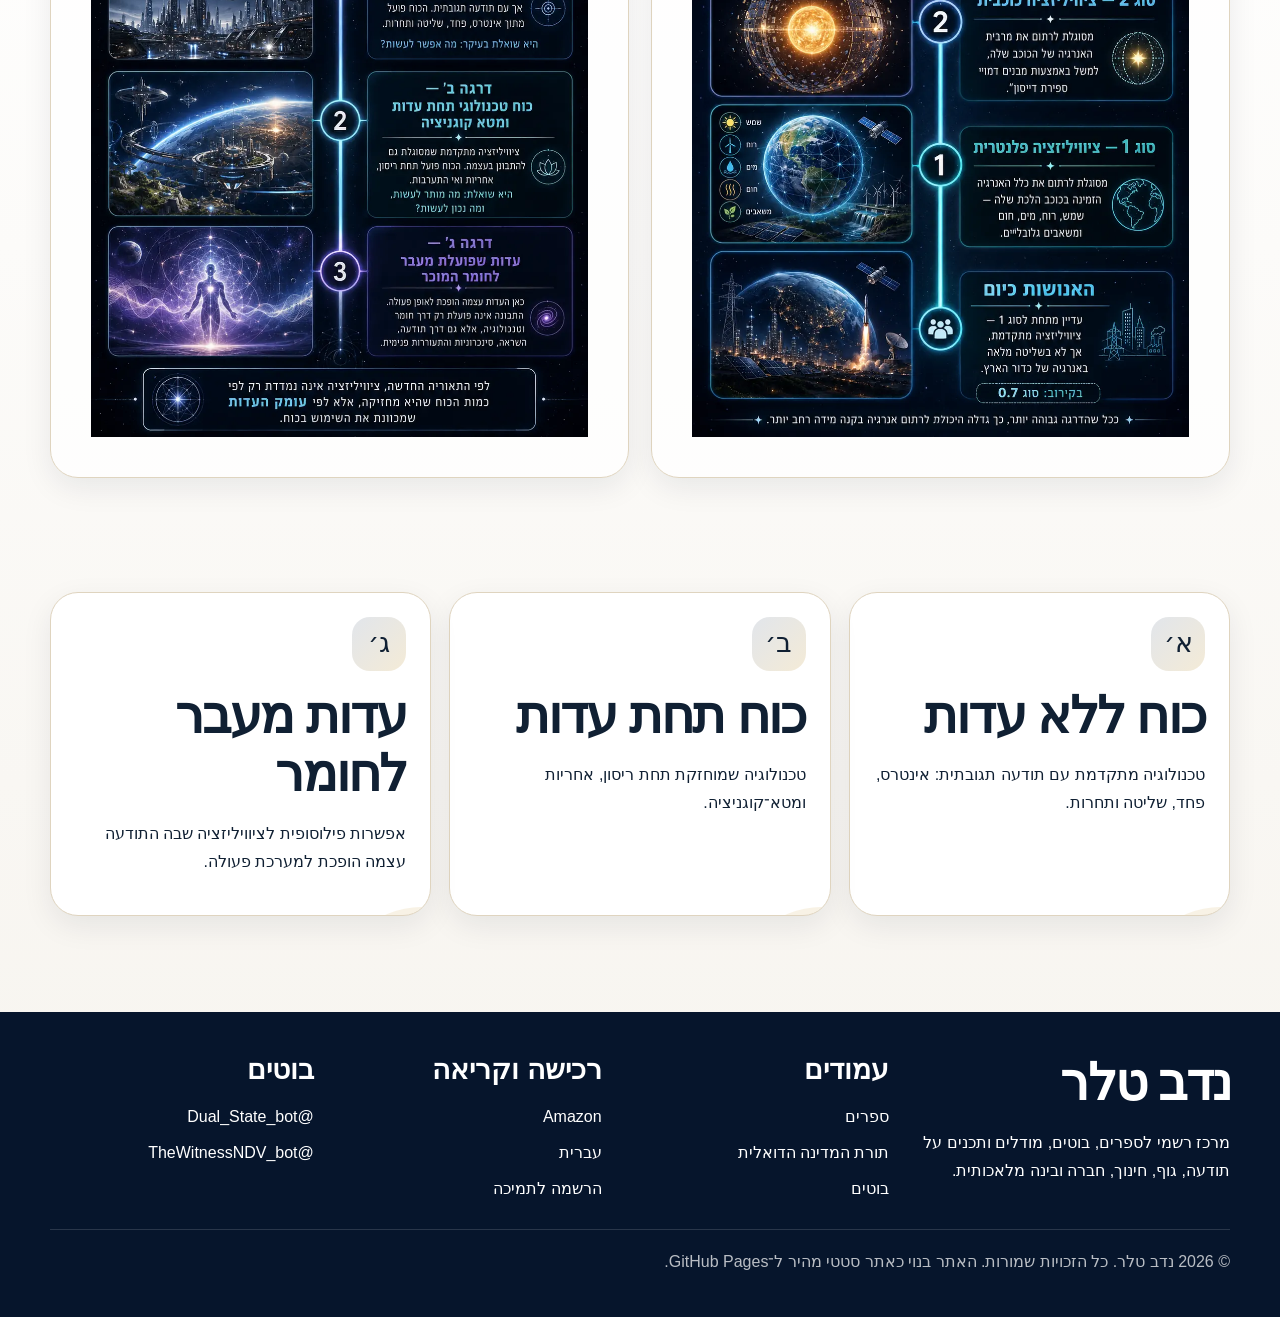
<file: witness.html>
<!doctype html>
<html lang="he" dir="rtl">
<head>
  <meta charset="utf-8">
  <meta name="viewport" content="width=device-width, initial-scale=1">
  <title>סולם העדות הציוויליזציונית | Nadav Teller</title>
  <meta name="description" content="סולם העדות הציוויליזציונית מאת נדב טלר: מודל משלים לסולם קרדשב שמודד לא רק כוח ואנרגיה אלא עדות, ריסון ומטא־קוגניציה.">
  <meta name="keywords" content="נדב טלר, תורת המדינה הדואלית, מדינת שוק דואלי, אוצרות הטאו, ספר יסוד, בוטים בטלגרם">
  <meta name="author" content="נדב טלר">
  <meta name="robots" content="index, follow, max-image-preview:large">
  <link rel="canonical" href="https://chiefteller.github.io/nadav-teller-official/witness.html">
  <link rel="icon" href="assets/img/favicon.svg" type="image/svg+xml">
  <link rel="preload" href="assets/css/style.css" as="style">
  <link rel="stylesheet" href="assets/css/style.css">
  <meta property="og:type" content="website">
  <meta property="og:locale" content="he_IL">
  <meta property="og:site_name" content="נדב טלר — ספרים, בוטים ומודלים">
  <meta property="og:title" content="סולם העדות הציוויליזציונית | Nadav Teller">
  <meta property="og:description" content="סולם העדות הציוויליזציונית מאת נדב טלר: מודל משלים לסולם קרדשב שמודד לא רק כוח ואנרגיה אלא עדות, ריסון ומטא־קוגניציה.">
  <meta property="og:url" content="https://chiefteller.github.io/nadav-teller-official/witness.html">
  <meta property="og:image" content="https://chiefteller.github.io/nadav-teller-official/assets/img/og-dual-state.jpg">
  <meta name="twitter:card" content="summary_large_image">
  <meta name="theme-color" content="#0b2b5b">
  <link rel="manifest" href="site.webmanifest">
  <!-- Search Console: הדבק כאן תג אימות של Google Search Console אם תקבל כזה מגוגל -->
  <script type="application/ld+json">
  {"@context": "https://schema.org", "@type": "Person", "name": "Nadav Teller", "alternateName": "נדב טלר", "url": "https://chiefteller.github.io/nadav-teller-official/", "sameAs": ["https://www.amazon.com/dp/B0H24NQLD6", "https://www.e-vrit.co.il/Author/19479/%D7%A0%D7%93%D7%91_%D7%98%D7%9C%D7%A8"], "knowsAbout": ["תורת המדינה הדואלית", "מודל מדינת שוק דואלי", "תודעת העד", "אוצרות הטאו", "ספר יסוד", "בוטים חכמים"]}
  </script>
  <script type="application/ld+json">{"@context": "https://schema.org", "@type": "CreativeWork", "name": "סולם העדות הציוויליזציונית", "alternateName": "The Civilizational Witness Scale", "author": {"@type": "Person", "name": "Nadav Teller"}, "inLanguage": "he", "url": "https://chiefteller.github.io/nadav-teller-official/witness.html", "description": "מודל פילוסופי המשלים את סולם קרדשב באמצעות מדידת ריסון, עדות ומטא־קוגניציה."}</script>
</head>
<body>
  <a class="skip-link" href="#main">דלג לתוכן המרכזי</a>
  <div class="read-progress" aria-hidden="true"></div>

  <header class="site-header" role="banner">
    <div class="container header-inner">
      <a class="brand" href="index.html" aria-label="דף הבית של נדב טלר">
        <span class="brand-mark logo-mark" aria-hidden="true">
  <img src="assets/img/logo.webp" alt="">
</span>
        <span class="brand-name">נדב טלר<small>ספרים · בוטים · מודלים</small></span>
      </a>
      <nav class="main-nav" data-main-nav aria-label="ניווט ראשי"><a href="index.html">בית</a><a href="books.html">ספרים</a><a href="dual-state.html">מדינה דואלית</a><a href="bots.html">בוטים</a><a href="witness.html">סולם העדות</a><a href="tao.html">טאו וספר יסוד</a><a href="support.html">תמיכה</a></nav>
      <div class="header-actions">
        <button class="icon-btn" type="button" data-search-open aria-expanded="false" aria-label="חיפוש באתר">⌕</button>
        <button class="icon-btn" type="button" data-access-open aria-expanded="false" aria-label="פתיחת אפשרויות נגישות">נגישות</button>
        <button class="icon-btn nav-toggle" type="button" data-nav-toggle aria-expanded="false" aria-label="פתיחת תפריט">☰</button>
      </div>
    </div>
  </header>
  <aside class="access-panel" data-access-panel aria-label="אפשרויות נגישות">
    <h2>אפשרויות נגישות</h2>
    <div class="toggle-row"><span>ניגודיות גבוהה</span><button type="button" data-pref="contrast">הפעל/כבה</button></div>
    <div class="toggle-row"><span>טקסט גדול</span><button type="button" data-pref="largeText">הפעל/כבה</button></div>
    <div class="toggle-row"><span>צמצום תנועה</span><button type="button" data-pref="reduceMotion">הפעל/כבה</button></div>
    <p class="small">האתר כולל ניווט מקלדת, טקסט חלופי לתמונות, יחס ניגודיות משופר וכפתור דילוג לתוכן.</p>
  </aside>
  <section class="search-panel" data-search-panel aria-label="חיפוש באתר">
    <div class="search-box" role="dialog" aria-modal="true" aria-labelledby="search-title">
      <button class="icon-btn" type="button" data-search-close aria-label="סגירת חיפוש">×</button>
      <h2 id="search-title">חיפוש מהיר באתר</h2>
      <label class="visually-hidden" for="site-search">הקלד מילת חיפוש</label>
      <input id="site-search" data-site-search type="search" placeholder="חפש: מדינה דואלית, ספר יסוד, במבוק, בוטים...">
      <div class="site-search-results" data-site-results aria-live="polite"></div>
    </div>
  </section>

  <main id="main">
    <section class="hero"><div class="container hero-grid"><div class="hero-card"><span class="eyebrow">פילוסופיה וציוויליזציה</span><h1>סולם העדות הציוויליזציונית</h1><p class="lead">מודל משלים לסולם קרדשב: לא רק כמה אנרגיה ציוויליזציה יודעת לרתום, אלא איזו רמת תודעה, ריסון ועדות מחזיקה את הכוח הזה.</p><div class="hero-actions"><a class="btn gold" href="https://www.amazon.com/dp/B0H1JQQPLP" target="_blank" rel="noopener">לספר באמזון</a><a class="btn ghost" href="books.html">לכל הספרים</a></div></div><div class="image-panel"><img src="assets/img/civilizational-witness-scale.webp" width="990" height="1400" alt="סולם העדות הציוויליזציונית"><div class="caption">מודל התפתחות: כוח טכנולוגי, עדות, ריסון ומודעות.</div></div></div></section>
    <section class="section compact"><div class="container cards-2"><article class="article-card"><h2>הבעיה במדידת כוח בלבד</h2><p>סולם קרדשב מודד ציוויליזציות לפי יכולת רתימת אנרגיה. אך כוח אינו בהכרח חוכמה. ציוויליזציה יכולה להיות מתקדמת טכנולוגית אך תגובתית, מפוחדת, כוחנית או חסרת ריסון.</p><img src="assets/img/kardashev-scale.webp" width="990" height="1400" loading="lazy" alt="סולם קרדשב ודירוג ציוויליזציות לפי אנרגיה"></article><article class="article-card"><h2>העדות כמדד התפתחות</h2><p>המודל מציע למדוד גם את איכות התודעה שמפעילה את הכוח: האם היא פועלת מתוך פחד ושליטה, או מתוך ריסון, אחריות, מטא־קוגניציה ואי־התערבות.</p><img src="assets/img/witness-depth-levels.webp" width="1050" height="1400" loading="lazy" alt="דרגות עומק העדות הציוויליזציונית"></article></div></section>
    <section class="section compact"><div class="container app-grid"><article class="app-card"><div class="icon">א׳</div><h2>כוח ללא עדות</h2><p>טכנולוגיה מתקדמת עם תודעה תגובתית: אינטרס, פחד, שליטה ותחרות.</p></article><article class="app-card"><div class="icon">ב׳</div><h2>כוח תחת עדות</h2><p>טכנולוגיה שמוחזקת תחת ריסון, אחריות ומטא־קוגניציה.</p></article><article class="app-card"><div class="icon">ג׳</div><h2>עדות מעבר לחומר</h2><p>אפשרות פילוסופית לציוויליזציה שבה התודעה עצמה הופכת למערכת פעולה.</p></article></div></section>
  </main>

  <footer class="site-footer" role="contentinfo">
    <div class="container footer-grid">
      <div>
        <h2>נדב טלר</h2>
        <p>מרכז רשמי לספרים, בוטים, מודלים ותכנים על תודעה, גוף, חינוך, חברה ובינה מלאכותית.</p>
      </div>
      <div><h3>עמודים</h3><div class="footer-links"><a href="books.html">ספרים</a><a href="dual-state.html">תורת המדינה הדואלית</a><a href="bots.html">בוטים</a></div></div>
      <div><h3>רכישה וקריאה</h3><div class="footer-links"><a href="https://www.amazon.com/dp/B0H24NQLD6" target="_blank" rel="noopener">Amazon</a><a href="https://www.e-vrit.co.il/Author/19479/%D7%A0%D7%93%D7%91_%D7%98%D7%9C%D7%A8" target="_blank" rel="noopener">עברית</a><a href="support.html">הרשמה לתמיכה</a></div></div>
      <div><h3>בוטים</h3><div class="footer-links"><a href="https://t.me/Dual_State_bot" target="_blank" rel="noopener">@Dual_State_bot</a><a href="https://t.me/TheWitnessNDV_bot" target="_blank" rel="noopener">@TheWitnessNDV_bot</a></div></div>
    </div>
    <div class="container footer-bottom">© 2026 נדב טלר. כל הזכויות שמורות. האתר בנוי כאתר סטטי מהיר ל־GitHub Pages.</div>
  </footer>
  <div class="lightbox" aria-label="תצוגת תמונה מוגדלת"><button type="button">סגירה</button><img alt=""></div>
  <script src="assets/js/app.js" defer></script>
</body>
</html>
</file>
<file: assets/css/style.css>
:root{
  --bg:#f7f2e7;
  --bg-soft:#fffaf0;
  --surface:#ffffff;
  --surface-2:#f8fbff;
  --text:#102033;
  --muted:#5b6675;
  --line:#dfd4bf;
  --primary:#0b2b5b;
  --primary-2:#0f6eb5;
  --gold:#c79a35;
  --gold-2:#ead7a3;
  --green:#116c42;
  --red:#b3322b;
  --shadow:0 18px 60px rgba(6,24,54,.12);
  --shadow-soft:0 10px 30px rgba(6,24,54,.08);
  --radius:28px;
  --radius-sm:18px;
  --max:1180px;
  --focus:0 0 0 4px rgba(199,154,53,.35);
}
*{box-sizing:border-box}
html{scroll-behavior:smooth}
body{
  margin:0;
  font-family:Arial,"Noto Sans Hebrew","Segoe UI",sans-serif;
  direction:rtl;
  color:var(--text);
  background:
    radial-gradient(circle at 10% -10%,rgba(16,110,181,.14),transparent 34rem),
    radial-gradient(circle at 100% 0%,rgba(199,154,53,.18),transparent 38rem),
    linear-gradient(180deg,var(--bg),#fff 45%,#f6f3ed);
  line-height:1.72;
  text-rendering:optimizeLegibility;
}
body.high-contrast{
  --bg:#05070a;--bg-soft:#0b0f17;--surface:#111827;--surface-2:#0f172a;--text:#ffffff;--muted:#d9e1ee;--line:#344157;--primary:#80c7ff;--primary-2:#9ad6ff;--gold:#ffd56b;--gold-2:#6b561b;--green:#65e2a3;--red:#ff9a8e;--shadow:0 18px 60px rgba(0,0,0,.45);--shadow-soft:0 10px 30px rgba(0,0,0,.35)
}
body.large-text{font-size:112.5%}
body.reduce-motion *,body.reduce-motion *::before,body.reduce-motion *::after{animation:none!important;transition:none!important;scroll-behavior:auto!important}
a{color:var(--primary-2);text-decoration:none}
a:hover{text-decoration:underline;text-underline-offset:.18em}
a:focus,button:focus,input:focus,select:focus{outline:none;box-shadow:var(--focus)}
img{max-width:100%;height:auto;display:block}
.skip-link{position:absolute;top:-100px;right:16px;background:var(--primary);color:#fff;padding:10px 14px;border-radius:999px;z-index:9999}.skip-link:focus{top:16px}
.read-progress{position:fixed;inset:0 0 auto 0;height:4px;background:linear-gradient(90deg,var(--gold),var(--primary-2));transform-origin:right;transform:scaleX(0);z-index:1000}
.container{width:min(var(--max),calc(100% - 32px));margin-inline:auto}.narrow{width:min(900px,calc(100% - 32px));margin-inline:auto}.section{padding:76px 0}.section.compact{padding:46px 0}.eyebrow{display:inline-flex;align-items:center;gap:.5rem;padding:.35rem .75rem;border:1px solid var(--line);background:rgba(255,255,255,.68);border-radius:999px;color:var(--primary);font-weight:800;font-size:.92rem}.eyebrow::before{content:"";width:.55rem;height:.55rem;border-radius:999px;background:var(--gold)}
h1,h2,h3{line-height:1.15;margin:0 0 1rem}h1{font-size:clamp(2.4rem,7vw,5.4rem);letter-spacing:-.05em}h2{font-size:clamp(2rem,4vw,3.3rem);letter-spacing:-.035em}h3{font-size:clamp(1.25rem,2.2vw,1.75rem)}p{margin:0 0 1rem}.lead{font-size:clamp(1.1rem,2vw,1.35rem);color:var(--muted);max-width:850px}.small{font-size:.92rem;color:var(--muted)}.gold{color:var(--gold)}.blue{color:var(--primary)}.visually-hidden{position:absolute!important;width:1px;height:1px;overflow:hidden;clip:rect(0 0 0 0);white-space:nowrap}
.site-header{position:sticky;top:0;z-index:999;background:rgba(247,242,231,.82);backdrop-filter:blur(18px);border-bottom:1px solid rgba(223,212,191,.72)}body.high-contrast .site-header{background:rgba(5,7,10,.86)}.header-inner{height:76px;display:flex;align-items:center;justify-content:space-between;gap:1rem}.brand{display:flex;align-items:center;gap:.8rem;color:var(--text);font-weight:900;text-decoration:none}.brand-mark{width:46px;height:46px;border-radius:16px;background:linear-gradient(135deg,var(--primary),var(--gold));color:#fff;display:grid;place-items:center;font-weight:900;box-shadow:var(--shadow-soft)}.brand-name{display:flex;flex-direction:column;line-height:1.05}.brand-name small{font-weight:700;color:var(--muted);font-size:.78rem;margin-top:.25rem}.main-nav{display:flex;align-items:center;gap:.2rem}.main-nav a{color:var(--text);font-weight:800;padding:.65rem .85rem;border-radius:999px}.main-nav a:hover,.main-nav a[aria-current="page"]{background:rgba(11,43,91,.08);text-decoration:none;color:var(--primary)}.header-actions{display:flex;align-items:center;gap:.45rem}.icon-btn{border:1px solid var(--line);background:var(--surface);color:var(--text);border-radius:999px;min-width:42px;height:42px;padding:0 .75rem;font-weight:900;cursor:pointer}.icon-btn:hover{transform:translateY(-1px);box-shadow:var(--shadow-soft)}.nav-toggle{display:none}
.access-panel{position:fixed;top:88px;left:16px;width:min(320px,calc(100vw - 32px));background:var(--surface);border:1px solid var(--line);border-radius:var(--radius-sm);box-shadow:var(--shadow);padding:16px;z-index:1001;display:none}.access-panel.open{display:block}.access-panel h2{font-size:1.2rem}.toggle-row{display:flex;justify-content:space-between;align-items:center;gap:1rem;margin:.65rem 0}.toggle-row button{border:1px solid var(--line);background:var(--bg-soft);color:var(--text);border-radius:999px;padding:.5rem .8rem;font-weight:800;cursor:pointer}.search-panel{position:fixed;inset:0;background:rgba(3,12,28,.55);backdrop-filter:blur(10px);z-index:1200;display:none;padding:90px 16px}.search-panel.open{display:block}.search-box{width:min(760px,100%);margin:auto;background:var(--surface);border-radius:var(--radius);box-shadow:var(--shadow);padding:20px;border:1px solid var(--line)}.search-box input{width:100%;font-size:1.2rem;padding:1rem 1.1rem;border-radius:18px;border:1px solid var(--line);background:var(--bg-soft);color:var(--text)}.site-search-results{display:grid;gap:.7rem;margin-top:1rem}.site-search-results a{display:block;padding:1rem;border-radius:18px;background:var(--surface-2);border:1px solid var(--line);color:var(--text)}
.hero{position:relative;overflow:hidden;padding:80px 0 56px}.hero::before{content:"";position:absolute;inset:0;background:radial-gradient(circle at 25% 20%,rgba(255,255,255,.75),transparent 22rem),linear-gradient(180deg,rgba(255,255,255,.35),transparent);pointer-events:none}.hero-grid{position:relative;display:grid;grid-template-columns:1.05fr .95fr;gap:34px;align-items:center}.hero-card{background:linear-gradient(180deg,rgba(255,255,255,.86),rgba(255,250,240,.72));border:1px solid rgba(223,212,191,.9);border-radius:36px;padding:clamp(24px,4vw,46px);box-shadow:var(--shadow)}.hero-actions{display:flex;flex-wrap:wrap;gap:.8rem;margin-top:1.4rem}.btn{display:inline-flex;align-items:center;justify-content:center;gap:.55rem;border-radius:999px;padding:.88rem 1.25rem;border:1px solid transparent;font-weight:900;text-decoration:none;cursor:pointer;transition:.22s ease;background:var(--primary);color:#fff}.btn:hover{text-decoration:none;transform:translateY(-2px);box-shadow:var(--shadow-soft)}.btn.gold{background:linear-gradient(135deg,var(--gold),#9d711e);color:#fff}.btn.ghost{background:rgba(255,255,255,.62);border-color:var(--line);color:var(--text)}.btn.light{background:#fff;color:var(--primary);border-color:var(--line)}.hero-visual{position:relative}.device{border-radius:38px;background:linear-gradient(145deg,#081c3c,#123d78);padding:14px;box-shadow:0 30px 90px rgba(6,24,54,.24);border:1px solid rgba(255,255,255,.2)}.device-screen{background:rgba(255,255,255,.06);border-radius:28px;overflow:hidden;border:1px solid rgba(255,255,255,.14)}.device-screen img{width:100%;aspect-ratio:3/4;object-fit:cover}.floating-chip{position:absolute;background:var(--surface);border:1px solid var(--line);box-shadow:var(--shadow-soft);border-radius:20px;padding:.85rem 1rem;font-weight:900}.chip-a{top:7%;right:-3%}.chip-b{bottom:10%;left:-4%}.stat-strip{display:grid;grid-template-columns:repeat(4,1fr);gap:16px;margin-top:22px}.stat{background:var(--surface);border:1px solid var(--line);border-radius:22px;padding:18px;box-shadow:var(--shadow-soft)}.stat strong{display:block;font-size:1.9rem;color:var(--primary);line-height:1}.stat span{color:var(--muted);font-weight:700}
.app-grid{display:grid;grid-template-columns:repeat(3,1fr);gap:18px}.app-card{position:relative;overflow:hidden;background:var(--surface);border:1px solid var(--line);border-radius:var(--radius);padding:24px;box-shadow:var(--shadow-soft)}.app-card::after{content:"";position:absolute;inset:auto -20% -50% auto;width:170px;height:170px;border-radius:50%;background:rgba(199,154,53,.13)}.app-card .icon{width:54px;height:54px;border-radius:18px;background:linear-gradient(135deg,rgba(11,43,91,.12),rgba(199,154,53,.2));display:grid;place-items:center;font-size:1.7rem;margin-bottom:1rem}.app-card a{font-weight:900}.cards-2{display:grid;grid-template-columns:1fr 1fr;gap:22px}.feature{background:linear-gradient(135deg,rgba(11,43,91,.98),rgba(7,21,45,.96));color:#fff;border-radius:36px;padding:clamp(24px,4vw,42px);box-shadow:var(--shadow);position:relative;overflow:hidden}.feature::before{content:"";position:absolute;inset:-35% auto auto -12%;width:420px;height:420px;border-radius:50%;background:rgba(199,154,53,.24)}.feature .lead{color:rgba(255,255,255,.82)}.feature a:not(.btn){color:#fff}.feature-grid{display:grid;grid-template-columns:1.15fr .85fr;gap:26px;align-items:center}.feature img{border-radius:26px;border:1px solid rgba(255,255,255,.18);box-shadow:0 20px 50px rgba(0,0,0,.25)}.pill-list{display:flex;flex-wrap:wrap;gap:.55rem;margin:1rem 0}.pill{display:inline-flex;align-items:center;border:1px solid var(--line);background:rgba(255,255,255,.62);padding:.45rem .75rem;border-radius:999px;font-weight:800;color:var(--primary)}.feature .pill{border-color:rgba(255,255,255,.22);background:rgba(255,255,255,.09);color:#fff}.image-panel{background:var(--surface);border:1px solid var(--line);border-radius:var(--radius);box-shadow:var(--shadow-soft);overflow:hidden}.image-panel img{width:100%;object-fit:cover}.image-panel .caption{padding:16px;color:var(--muted);font-weight:700}.gallery{display:grid;grid-template-columns:repeat(3,1fr);gap:18px}.gallery button{border:0;background:transparent;padding:0;cursor:pointer;text-align:right}.gallery img{width:100%;aspect-ratio:4/3;object-fit:cover;border-radius:22px;border:1px solid var(--line);box-shadow:var(--shadow-soft)}.lightbox{position:fixed;inset:0;background:rgba(0,0,0,.82);z-index:1300;display:none;padding:22px}.lightbox.open{display:grid;place-items:center}.lightbox img{max-height:84vh;max-width:94vw;border-radius:18px}.lightbox button{position:absolute;top:18px;left:18px;background:#fff;color:#111;border:0;border-radius:999px;padding:.7rem 1rem;font-weight:900;cursor:pointer}
.filters{display:flex;flex-wrap:wrap;gap:.75rem;margin:24px 0}.filters input,.filters select{border:1px solid var(--line);border-radius:999px;background:var(--surface);color:var(--text);padding:.9rem 1rem;font-weight:700}.filters input{min-width:min(340px,100%)}.book-grid{display:grid;grid-template-columns:repeat(3,1fr);gap:20px}.book-card{display:flex;flex-direction:column;background:var(--surface);border:1px solid var(--line);border-radius:var(--radius);overflow:hidden;box-shadow:var(--shadow-soft)}.book-card[hidden]{display:none}.book-cover{background:var(--bg-soft);padding:12px}.book-cover img{width:100%;aspect-ratio:4/5;object-fit:cover;border-radius:20px}.book-body{padding:20px;display:flex;flex-direction:column;gap:.7rem;flex:1}.book-meta{display:flex;flex-wrap:wrap;gap:.45rem}.tag{display:inline-flex;border:1px solid var(--line);background:var(--bg-soft);border-radius:999px;padding:.25rem .6rem;font-size:.82rem;font-weight:800;color:var(--muted)}.book-actions{display:flex;flex-wrap:wrap;gap:.6rem;margin-top:auto}.mini-btn{display:inline-flex;align-items:center;justify-content:center;border:1px solid var(--line);background:var(--surface-2);border-radius:999px;padding:.55rem .8rem;font-weight:900;color:var(--text)}.mini-btn.primary{background:var(--primary);color:#fff;border-color:var(--primary)}.mini-btn.gold{background:var(--gold);color:#fff;border-color:var(--gold)}
.toc{position:sticky;top:94px;background:var(--surface);border:1px solid var(--line);border-radius:var(--radius-sm);padding:18px;box-shadow:var(--shadow-soft)}.toc a{display:block;color:var(--text);font-weight:800;padding:.45rem .55rem;border-radius:12px}.toc a:hover{background:var(--bg-soft);text-decoration:none}.content-layout{display:grid;grid-template-columns:280px 1fr;gap:28px;align-items:start}.article-card{background:rgba(255,255,255,.78);border:1px solid var(--line);border-radius:var(--radius);padding:clamp(22px,4vw,40px);box-shadow:var(--shadow-soft);margin-bottom:22px}.article-card h2{font-size:clamp(1.7rem,3vw,2.55rem)}.quote-box{border-right:5px solid var(--gold);background:var(--bg-soft);border-radius:22px;padding:22px;font-size:1.17rem;font-weight:800;color:var(--primary)}.steps{display:grid;gap:14px;counter-reset:step}.step{counter-increment:step;display:grid;grid-template-columns:auto 1fr;gap:14px;align-items:start;background:var(--surface);border:1px solid var(--line);border-radius:22px;padding:18px}.step::before{content:counter(step);width:42px;height:42px;border-radius:50%;display:grid;place-items:center;background:var(--primary);color:#fff;font-weight:900}.tabs{display:flex;flex-wrap:wrap;gap:.65rem;margin:18px 0}.tab{border:1px solid var(--line);background:var(--surface);color:var(--text);border-radius:999px;padding:.75rem 1rem;font-weight:900;cursor:pointer}.tab.active{background:var(--primary);color:#fff;border-color:var(--primary)}.tab-panel{display:none;background:var(--surface);border:1px solid var(--line);border-radius:22px;padding:22px}.tab-panel.active{display:block}.faq details{background:var(--surface);border:1px solid var(--line);border-radius:18px;padding:16px;margin:12px 0}.faq summary{font-weight:900;cursor:pointer;color:var(--primary)}
.bot-card{display:grid;grid-template-columns:.8fr 1.2fr;gap:22px;align-items:center;background:var(--surface);border:1px solid var(--line);border-radius:var(--radius);padding:24px;box-shadow:var(--shadow-soft);margin-bottom:20px}.bot-avatar{min-height:230px;border-radius:24px;background:linear-gradient(145deg,rgba(11,43,91,.12),rgba(199,154,53,.18));display:grid;place-items:center;text-align:center;font-size:4rem}.bot-avatar span{display:block;font-size:1.2rem;font-weight:900;color:var(--primary)}.copy-row{display:flex;gap:.6rem;flex-wrap:wrap;align-items:center}.code-chip{font-family:ui-monospace,Menlo,Consolas,monospace;direction:ltr;background:var(--bg-soft);border:1px solid var(--line);padding:.5rem .75rem;border-radius:999px;font-weight:900;color:var(--primary)}.toast{position:fixed;bottom:18px;right:18px;background:var(--primary);color:#fff;border-radius:999px;padding:.8rem 1rem;font-weight:900;box-shadow:var(--shadow);z-index:1500;transform:translateY(100px);opacity:0;transition:.25s}.toast.show{transform:translateY(0);opacity:1}
.cta-band{background:linear-gradient(135deg,var(--primary),#06152c);color:#fff;border-radius:36px;padding:clamp(26px,5vw,54px);box-shadow:var(--shadow);position:relative;overflow:hidden}.cta-band::after{content:"";position:absolute;inset:auto -10% -60% auto;width:420px;height:420px;border-radius:50%;background:rgba(199,154,53,.22)}.cta-band .lead{color:rgba(255,255,255,.85)}.site-footer{background:#06152c;color:#fff;margin-top:50px;padding:42px 0}.footer-grid{display:grid;grid-template-columns:1.2fr repeat(3,1fr);gap:24px}.site-footer a{color:#fff}.footer-links{display:grid;gap:.55rem}.footer-bottom{border-top:1px solid rgba(255,255,255,.14);margin-top:26px;padding-top:18px;color:rgba(255,255,255,.72)}
@media (max-width:980px){.main-nav{position:fixed;top:76px;right:16px;left:16px;display:none;flex-direction:column;align-items:stretch;background:var(--surface);border:1px solid var(--line);border-radius:24px;padding:12px;box-shadow:var(--shadow)}.main-nav.open{display:flex}.main-nav a{display:block}.nav-toggle{display:inline-flex}.hero-grid,.feature-grid,.cards-2,.content-layout,.bot-card{grid-template-columns:1fr}.toc{position:relative;top:auto}.app-grid,.book-grid,.gallery{grid-template-columns:repeat(2,1fr)}.stat-strip{grid-template-columns:repeat(2,1fr)}.floating-chip{position:relative;display:inline-flex;margin:.5rem}.chip-a,.chip-b{top:auto;right:auto;left:auto;bottom:auto}.footer-grid{grid-template-columns:1fr 1fr}.hero{padding-top:46px}}
@media (max-width:640px){.container,.narrow{width:min(100% - 22px,var(--max))}.header-inner{height:68px}.brand-name small{display:none}.hero-card,.feature,.cta-band{border-radius:26px}.app-grid,.book-grid,.gallery,.footer-grid{grid-template-columns:1fr}.hero-actions .btn{width:100%}.stat-strip{grid-template-columns:1fr}.section{padding:52px 0}.filters input,.filters select{width:100%}.access-panel{top:78px}.search-panel{padding-top:78px}.site-header{top:0}.main-nav{top:68px}}
@media (prefers-reduced-motion:reduce){*,*::before,*::after{animation-duration:.001ms!important;animation-iteration-count:1!important;scroll-behavior:auto!important;transition-duration:.001ms!important}}
.logo-mark {
  overflow: hidden;
  background: #fff;
  padding: 3px;
}

.logo-mark img {
  width: 100%;
  height: 100%;
  object-fit: contain;
  display: block;
}
</file>
